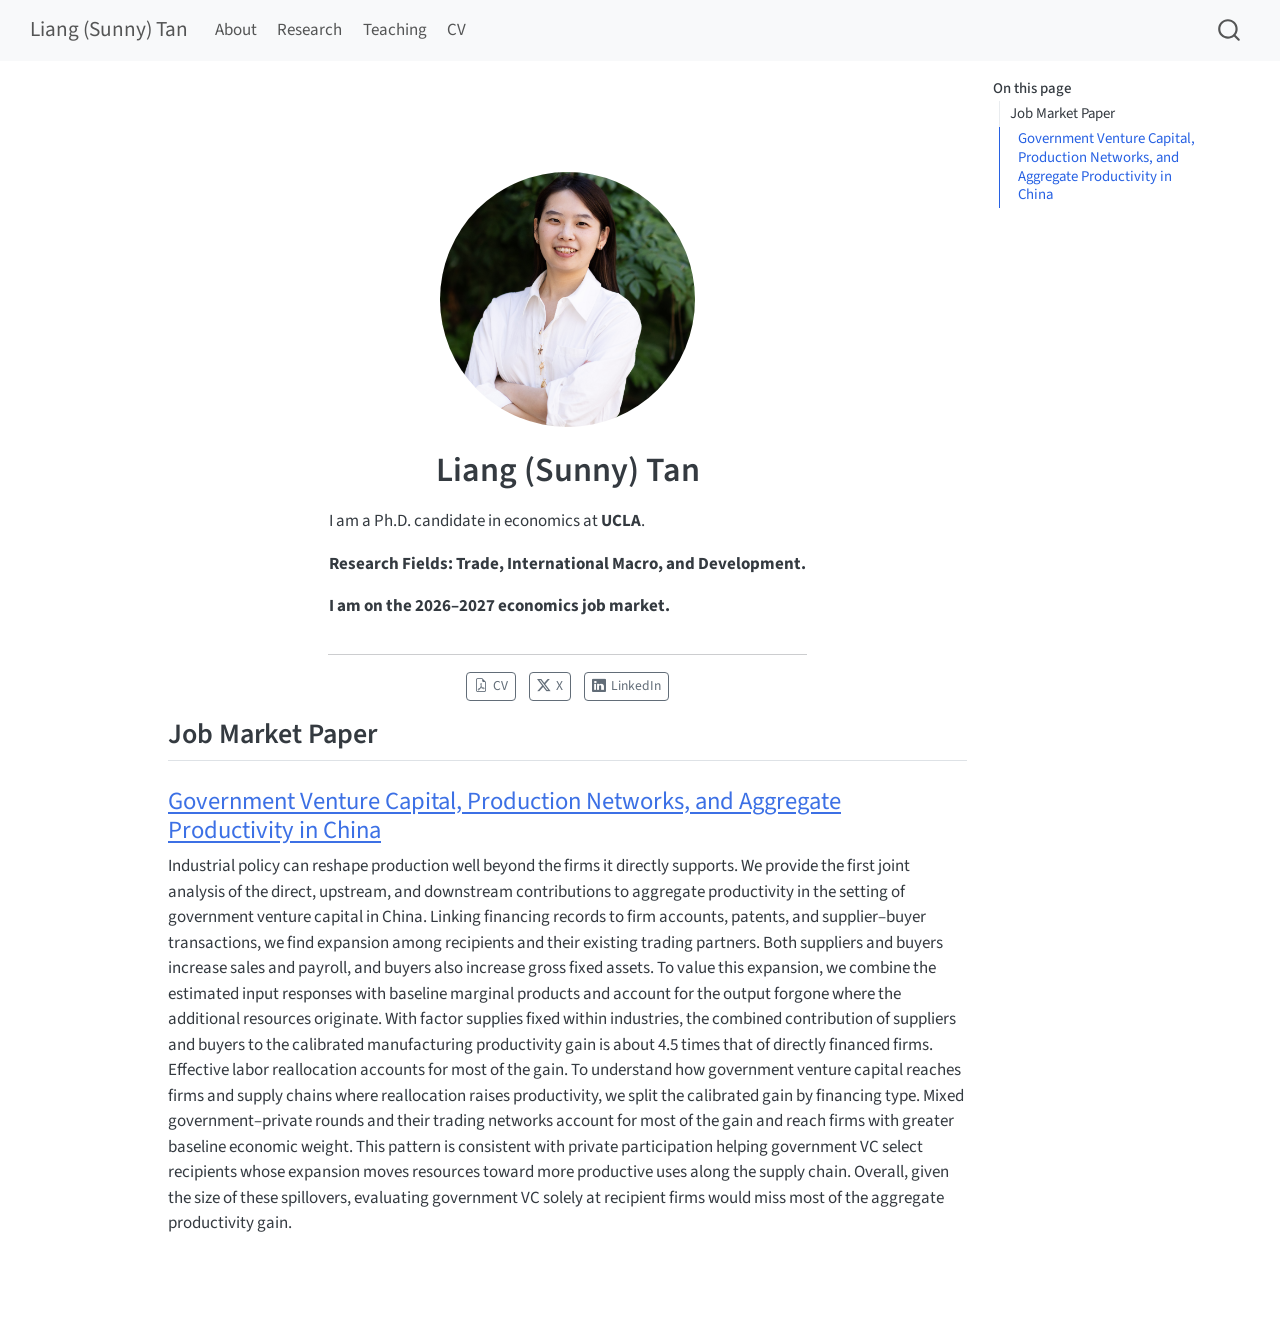
<file: docs/index.html>
<!DOCTYPE html>
<html xmlns="http://www.w3.org/1999/xhtml" lang="en" xml:lang="en"><head>

<meta charset="utf-8">
<meta name="generator" content="quarto-1.10.18">

<meta name="viewport" content="width=device-width, initial-scale=1.0, user-scalable=yes">


<title>Liang (Sunny) Tan</title>
<style>
/* Default styles provided by pandoc.
** See https://pandoc.org/MANUAL.html#variables-for-html for config info.
*/
span.smallcaps{font-variant: small-caps;}
div.columns{display: flex; gap: 1.5em;}
div.column{flex: auto;}
@media screen {
div.columns{gap: min(4vw, 1.5em);}
div.column{overflow-x: auto;}
}
div.hanging-indent{margin-left: 1.5em; text-indent: -1.5em;}
ul.task-list{list-style: none;}
ul.task-list li input[type="checkbox"] {
  width: 0.8em;
  margin: 0 0.8em 0.2em -1em; /* quarto-specific, see https://github.com/quarto-dev/quarto-cli/issues/4556 */ 
  vertical-align: middle;
}
</style>


<script src="site_libs/quarto-nav/quarto-nav.js"></script>
<script src="site_libs/quarto-nav/headroom.min.js"></script>
<script src="site_libs/clipboard/clipboard.min.js"></script>
<script src="site_libs/quarto-search/autocomplete.umd.js"></script>
<script src="site_libs/quarto-search/fuse.min.js"></script>
<script src="site_libs/quarto-search/quarto-search.js"></script>
<meta name="quarto:offset" content="./">
<link href="./logo.png" rel="icon" type="image/png">
<script src="site_libs/quarto-html/quarto.js" type="module"></script>
<script src="site_libs/quarto-html/tabsets/tabsets.js" type="module"></script>
<script src="site_libs/quarto-html/popper.min.js"></script>
<script src="site_libs/quarto-html/tippy.umd.min.js"></script>
<link href="site_libs/quarto-html/tippy.css" rel="stylesheet">
<link href="site_libs/quarto-html/quarto-syntax-highlighting-64a204ab8560d761af7679ceaba22944.css" rel="stylesheet" id="quarto-text-highlighting-styles">
<script src="site_libs/bootstrap/bootstrap.min.js"></script>
<link href="site_libs/bootstrap/bootstrap-icons.css" rel="stylesheet">
<link href="site_libs/bootstrap/bootstrap-445b8638c3d06994fee0907d791121c4.min.css" rel="stylesheet" append-hash="true" id="quarto-bootstrap" data-mode="light">
<script id="quarto-search-options" type="application/json">{
  "location": "navbar",
  "copy-button": false,
  "collapse-after": 3,
  "panel-placement": "end",
  "type": "overlay",
  "limit": 50,
  "keyboard-shortcut": [
    "f",
    "/",
    "s"
  ],
  "show-item-context": false,
  "language": {
    "search-no-results-text": "No results",
    "search-matching-documents-text": "matching documents",
    "search-copy-link-title": "Copy link to search",
    "search-hide-matches-text": "Hide additional matches",
    "search-more-match-text": "more match in this document",
    "search-more-matches-text": "more matches in this document",
    "search-clear-button-title": "Clear",
    "search-text-placeholder": "",
    "search-detached-cancel-button-title": "Cancel",
    "search-submit-button-title": "Submit",
    "search-label": "Search"
  }
}</script>
<meta name="google-site-verification" content="dRyMp2N5NDEAw_7zG_WNqNOaaHUFy0-oAqpIgaUtp-4">


<link rel="stylesheet" href="styles.css">
</head>

<body class="nav-fixed quarto-light">

<div id="quarto-search-results"></div>
  <header id="quarto-header" class="headroom fixed-top">
    <nav class="navbar navbar-expand-lg " data-bs-theme="dark">
      <div class="navbar-container container-fluid">
      <div class="navbar-brand-container mx-auto">
    <a class="navbar-brand" href="./index.html">
    <span class="navbar-title">Liang (Sunny) Tan</span>
    </a>
  </div>
            <div id="quarto-search" class="" title="Search"></div>
          <button class="navbar-toggler" type="button" data-bs-toggle="collapse" data-bs-target="#navbarCollapse" aria-controls="navbarCollapse" role="menu" aria-expanded="false" aria-label="Toggle navigation" onclick="if (window.quartoToggleHeadroom) { window.quartoToggleHeadroom(); }">
  <span class="navbar-toggler-icon"></span>
</button>
          <div class="collapse navbar-collapse" id="navbarCollapse">
            <ul class="navbar-nav navbar-nav-scroll me-auto">
  <li class="nav-item">
    <a class="nav-link" href="./about.html"> 
<span class="menu-text">About</span></a>
  </li>  
  <li class="nav-item">
    <a class="nav-link" href="./research/index.html"> 
<span class="menu-text">Research</span></a>
  </li>  
  <li class="nav-item">
    <a class="nav-link" href="./teaching.html"> 
<span class="menu-text">Teaching</span></a>
  </li>  
  <li class="nav-item">
    <a class="nav-link" href="./Sunny_Liang_Tan_CV_Public.pdf?v=b7fed528319c">
<span class="menu-text">CV</span></a>
  </li>  
</ul>
          </div> <!-- /navcollapse -->
            <div class="quarto-navbar-tools">
</div>
      </div> <!-- /container-fluid -->
    </nav>
</header>
<!-- content -->
<div id="quarto-content" class="quarto-container page-columns page-rows-contents page-layout-article page-navbar">
<!-- sidebar -->
<!-- margin-sidebar -->
    <div id="quarto-margin-sidebar" class="sidebar margin-sidebar">
        <nav id="TOC" role="doc-toc" class="toc-active">
    <h2 id="toc-title">On this page</h2>
   
  <ul>
  <li><a href="#job-market-paper" id="toc-job-market-paper" class="nav-link active" data-scroll-target="#job-market-paper">Job Market Paper</a>
  <ul class="collapse">
  <li><a href="#government-venture-capital-production-networks-and-aggregate-productivity-in-china" id="toc-government-venture-capital-production-networks-and-aggregate-productivity-in-china" class="nav-link" data-scroll-target="#government-venture-capital-production-networks-and-aggregate-productivity-in-china">Government Venture Capital, Production Networks, and Aggregate Productivity in China</a></li>
  </ul></li>
  </ul>
</nav>
    </div>
<!-- main -->
<main class="content" id="quarto-document-content">




<div class="quarto-about-jolla">
  <img src="Sunny.jpg" class="about-image
  round " style="height: 15em; width: 15em;">
 <header id="title-block-header" class="quarto-title-block default">
<div class="quarto-title">
<h1 class="title">Liang (Sunny) Tan</h1>
</div>
<div class="quarto-title-meta">
  </div>
</header><div id="short-bio">
<p>I am a Ph.D.&nbsp;candidate in economics at <strong>UCLA</strong>.</p>
<p><strong>Research Fields: Trade, International Macro, and Development.</strong></p>
<p><strong>I am on the 2026–2027 economics job market.</strong></p>
</div> 
  <hr class="about-sep">
   <div class="about-links">
  <a href="/Sunny_Liang_Tan_CV_Public.pdf?v=b7fed528319c" class="about-link" rel="" target="">
    <i class="bi bi-file-earmark-pdf"></i>
     <span class="about-link-text">CV</span>
  </a>
  <a href="https://x.com/LiangTan12" class="about-link" rel="" target="">
    <i class="bi bi-twitter-x"></i>
     <span class="about-link-text">X</span>
  </a>
  <a href="https://www.linkedin.com/in/sunnyliangtan" class="about-link" rel="" target="">
    <i class="bi bi-linkedin"></i>
     <span class="about-link-text">LinkedIn</span>
  </a>
</div>
</div>

<section id="job-market-paper" class="level2">
<h2 data-anchor-id="job-market-paper">Job Market Paper</h2>
<section id="government-venture-capital-production-networks-and-aggregate-productivity-in-china" class="level3">
<h3 data-anchor-id="government-venture-capital-production-networks-and-aggregate-productivity-in-china"><a href="https://www.dropbox.com/scl/fi/r535y97sbinfpkbymdgqv/Sunny_Liang_Tan_JMP.pdf?rlkey=c87sw1oevh17pybb09yctpkxu&amp;st=mn068qw6&amp;dl=0">Government Venture Capital, Production Networks, and Aggregate Productivity in China</a></h3>
<p>Industrial policy can reshape production well beyond the firms it directly supports. We provide the first joint analysis of the direct, upstream, and downstream contributions to aggregate productivity in the setting of government venture capital in China. Linking financing records to firm accounts, patents, and supplier–buyer transactions, we find expansion among recipients and their existing trading partners. Both suppliers and buyers increase sales and payroll, and buyers also increase gross fixed assets. To value this expansion, we combine the estimated input responses with baseline marginal products and account for the output forgone where the additional resources originate. With factor supplies fixed within industries, the combined contribution of suppliers and buyers to the calibrated manufacturing productivity gain is about 4.5 times that of directly financed firms. Effective labor reallocation accounts for most of the gain. To understand how government venture capital reaches firms and supply chains where reallocation raises productivity, we split the calibrated gain by financing type. Mixed government–private rounds and their trading networks account for most of the gain and reach firms with greater baseline economic weight. This pattern is consistent with private participation helping government VC select recipients whose expansion moves resources toward more productive uses along the supply chain. Overall, given the size of these spillovers, evaluating government VC solely at recipient firms would miss most of the aggregate productivity gain.</p>



</section>
</section>

</main> <!-- /main -->
<script id="quarto-html-after-body" type="application/javascript">
  window.document.addEventListener("DOMContentLoaded", function (event) {
    const isCodeAnnotation = (el) => {
      for (const clz of el.classList) {
        if (clz.startsWith('code-annotation-')) {                     
          return true;
        }
      }
      return false;
    }
    const onCopySuccess = function(e) {
      // button target
      const button = e.trigger;
      // don't keep focus
      button.blur();
      // flash "checked"
      button.classList.add('code-copy-button-checked');
      var currentTitle = button.getAttribute("title");
      button.setAttribute("title", "Copied!");
      let tooltip;
      if (window.bootstrap) {
        button.setAttribute("data-bs-toggle", "tooltip");
        button.setAttribute("data-bs-placement", "left");
        button.setAttribute("data-bs-title", "Copied!");
        tooltip = new bootstrap.Tooltip(button, 
          { trigger: "manual", 
            customClass: "code-copy-button-tooltip",
            offset: [0, -8]});
        tooltip.show();    
      }
      setTimeout(function() {
        if (tooltip) {
          tooltip.hide();
          button.removeAttribute("data-bs-title");
          button.removeAttribute("data-bs-toggle");
          button.removeAttribute("data-bs-placement");
        }
        button.setAttribute("title", currentTitle);
        button.classList.remove('code-copy-button-checked');
      }, 1000);
      // clear code selection
      e.clearSelection();
    }
    const getTextToCopy = function(trigger) {
      const outerScaffold = trigger.parentElement.cloneNode(true);
      const codeEl = outerScaffold.querySelector('code');
      for (const childEl of codeEl.children) {
        if (isCodeAnnotation(childEl)) {
          childEl.remove();
        }
      }
      return codeEl.innerText;
    }
    const clipboard = new window.ClipboardJS('.code-copy-button:not([data-in-quarto-modal])', {
      text: getTextToCopy
    });
    clipboard.on('success', onCopySuccess);
    if (window.document.getElementById('quarto-embedded-source-code-modal')) {
      const clipboardModal = new window.ClipboardJS('.code-copy-button[data-in-quarto-modal]', {
        text: getTextToCopy,
        container: window.document.getElementById('quarto-embedded-source-code-modal')
      });
      clipboardModal.on('success', onCopySuccess);
    }
      var localhostRegex = new RegExp(/^(?:http|https):\/\/localhost\:?[0-9]*\//);
      var mailtoRegex = new RegExp(/^mailto:/);
        var filterRegex = new RegExp("https:\/\/sunnyliangtan\.github\.io");
      var isInternal = (href) => {
          return filterRegex.test(href) || localhostRegex.test(href) || mailtoRegex.test(href);
      }
      // Inspect non-navigation links and adorn them if external
     var links = window.document.querySelectorAll('a[href]:not(.nav-link):not(.navbar-brand):not(.toc-action):not(.sidebar-link):not(.sidebar-item-toggle):not(.pagination-link):not(.no-external):not([aria-hidden]):not(.dropdown-item):not(.quarto-navigation-tool):not(.about-link)');
      for (var i=0; i<links.length; i++) {
        const link = links[i];
        if (!isInternal(link.href)) {
          // undo the damage that might have been done by quarto-nav.js in the case of
          // links that we want to consider external
          if (link.dataset.originalHref !== undefined) {
            link.href = link.dataset.originalHref;
          }
        }
      }
    function tippyHover(el, contentFn, onTriggerFn, onUntriggerFn) {
      const config = {
        allowHTML: true,
        maxWidth: 500,
        delay: 100,
        arrow: false,
        appendTo: function(el) {
            return el.parentElement;
        },
        interactive: true,
        interactiveBorder: 10,
        theme: 'quarto',
        placement: 'bottom-start',
      };
      if (contentFn) {
        config.content = contentFn;
      }
      if (onTriggerFn) {
        config.onTrigger = onTriggerFn;
      }
      if (onUntriggerFn) {
        config.onUntrigger = onUntriggerFn;
      }
      window.tippy(el, config); 
    }
    const noterefs = window.document.querySelectorAll('a[role="doc-noteref"]');
    for (var i=0; i<noterefs.length; i++) {
      const ref = noterefs[i];
      tippyHover(ref, function() {
        // use id or data attribute instead here
        let href = ref.getAttribute('data-footnote-href') || ref.getAttribute('href');
        try { href = new URL(href).hash; } catch {}
        const id = href.replace(/^#\/?/, "");
        const note = window.document.getElementById(id);
        if (note) {
          return note.innerHTML;
        } else {
          return "";
        }
      });
    }
    const xrefs = window.document.querySelectorAll('a.quarto-xref');
    const processXRef = (id, note) => {
      // Strip column container classes
      const stripColumnClz = (el) => {
        el.classList.remove("page-full", "page-columns");
        if (el.children) {
          for (const child of el.children) {
            stripColumnClz(child);
          }
        }
      }
      stripColumnClz(note)
      if (id === null || id.startsWith('sec-')) {
        // Special case sections, only their first couple elements
        const container = document.createElement("div");
        if (note.children && note.children.length > 2) {
          container.appendChild(note.children[0].cloneNode(true));
          for (let i = 1; i < note.children.length; i++) {
            const child = note.children[i];
            if (child.tagName === "P" && child.innerText === "") {
              continue;
            } else {
              container.appendChild(child.cloneNode(true));
              break;
            }
          }
          if (window.Quarto?.typesetMath) {
            window.Quarto.typesetMath(container);
          }
          return container.innerHTML
        } else {
          if (window.Quarto?.typesetMath) {
            window.Quarto.typesetMath(note);
          }
          return note.innerHTML;
        }
      } else {
        // Remove any anchor links if they are present
        const anchorLink = note.querySelector('a.anchorjs-link');
        if (anchorLink) {
          anchorLink.remove();
        }
        if (window.Quarto?.typesetMath) {
          window.Quarto.typesetMath(note);
        }
        if (note.classList.contains("callout")) {
          return note.outerHTML;
        } else {
          return note.innerHTML;
        }
      }
    }
    for (var i=0; i<xrefs.length; i++) {
      const xref = xrefs[i];
      tippyHover(xref, undefined, function(instance) {
        instance.disable();
        let url = xref.getAttribute('href');
        let hash = undefined; 
        if (url.startsWith('#')) {
          hash = url;
        } else {
          try { hash = new URL(url).hash; } catch {}
        }
        if (hash) {
          const id = hash.replace(/^#\/?/, "");
          const note = window.document.getElementById(id);
          if (note !== null) {
            try {
              const html = processXRef(id, note.cloneNode(true));
              instance.setContent(html);
            } finally {
              instance.enable();
              instance.show();
            }
          } else {
            // See if we can fetch this
            fetch(url.split('#')[0])
            .then(res => res.text())
            .then(html => {
              const parser = new DOMParser();
              const htmlDoc = parser.parseFromString(html, "text/html");
              const note = htmlDoc.getElementById(id);
              if (note !== null) {
                const html = processXRef(id, note);
                instance.setContent(html);
              } 
            }).finally(() => {
              instance.enable();
              instance.show();
            });
          }
        } else {
          // See if we can fetch a full url (with no hash to target)
          // This is a special case and we should probably do some content thinning / targeting
          fetch(url)
          .then(res => res.text())
          .then(html => {
            const parser = new DOMParser();
            const htmlDoc = parser.parseFromString(html, "text/html");
            const note = htmlDoc.querySelector('main.content');
            if (note !== null) {
              // This should only happen for chapter cross references
              // (since there is no id in the URL)
              // remove the first header
              if (note.children.length > 0 && note.children[0].tagName === "HEADER") {
                note.children[0].remove();
              }
              const html = processXRef(null, note);
              instance.setContent(html);
            } 
          }).finally(() => {
            instance.enable();
            instance.show();
          });
        }
      }, function(instance) {
      });
    }
        let selectedAnnoteEl;
        const selectorForAnnotation = ( cell, annotation) => {
          let cellAttr = 'data-code-cell="' + cell + '"';
          let lineAttr = 'data-code-annotation="' +  annotation + '"';
          const selector = 'span[' + cellAttr + '][' + lineAttr + ']';
          return selector;
        }
        const selectCodeLines = (annoteEl) => {
          const doc = window.document;
          const targetCell = annoteEl.getAttribute("data-target-cell");
          const targetAnnotation = annoteEl.getAttribute("data-target-annotation");
          const annoteSpan = window.document.querySelector(selectorForAnnotation(targetCell, targetAnnotation));
          const lines = annoteSpan.getAttribute("data-code-lines").split(",");
          const lineIds = lines.map((line) => {
            return targetCell + "-" + line;
          })
          let top = null;
          let height = null;
          let parent = null;
          if (lineIds.length > 0) {
              //compute the position of the single el (top and bottom and make a div)
              const el = window.document.getElementById(lineIds[0]);
              top = el.offsetTop;
              height = el.offsetHeight;
              parent = el.parentElement.parentElement;
            if (lineIds.length > 1) {
              const lastEl = window.document.getElementById(lineIds[lineIds.length - 1]);
              const bottom = lastEl.offsetTop + lastEl.offsetHeight;
              height = bottom - top;
            }
            if (top !== null && height !== null && parent !== null) {
              // cook up a div (if necessary) and position it 
              let div = window.document.getElementById("code-annotation-line-highlight");
              if (div === null) {
                div = window.document.createElement("div");
                div.setAttribute("id", "code-annotation-line-highlight");
                div.style.position = 'absolute';
                parent.appendChild(div);
              }
              div.style.top = top - 2 + "px";
              div.style.height = height + 4 + "px";
              div.style.left = 0;
              let gutterDiv = window.document.getElementById("code-annotation-line-highlight-gutter");
              if (gutterDiv === null) {
                gutterDiv = window.document.createElement("div");
                gutterDiv.setAttribute("id", "code-annotation-line-highlight-gutter");
                gutterDiv.style.position = 'absolute';
                const codeCell = window.document.getElementById(targetCell);
                const gutter = codeCell.querySelector('.code-annotation-gutter');
                gutter.appendChild(gutterDiv);
              }
              gutterDiv.style.top = top - 2 + "px";
              gutterDiv.style.height = height + 4 + "px";
            }
            selectedAnnoteEl = annoteEl;
          }
        };
        const unselectCodeLines = () => {
          const elementsIds = ["code-annotation-line-highlight", "code-annotation-line-highlight-gutter"];
          elementsIds.forEach((elId) => {
            const div = window.document.getElementById(elId);
            if (div) {
              div.remove();
            }
          });
          selectedAnnoteEl = undefined;
        };
          // Handle positioning of the toggle
      window.addEventListener(
        "resize",
        throttle(() => {
          elRect = undefined;
          if (selectedAnnoteEl) {
            selectCodeLines(selectedAnnoteEl);
          }
        }, 10)
      );
      function throttle(fn, ms) {
      let throttle = false;
      let timer;
        return (...args) => {
          if(!throttle) { // first call gets through
              fn.apply(this, args);
              throttle = true;
          } else { // all the others get throttled
              if(timer) clearTimeout(timer); // cancel #2
              timer = setTimeout(() => {
                fn.apply(this, args);
                timer = throttle = false;
              }, ms);
          }
        };
      }
        // Attach click handler to the DT
        const annoteDls = window.document.querySelectorAll('dt[data-target-cell]');
        for (const annoteDlNode of annoteDls) {
          annoteDlNode.addEventListener('click', (event) => {
            const clickedEl = event.target;
            if (clickedEl !== selectedAnnoteEl) {
              unselectCodeLines();
              const activeEl = window.document.querySelector('dt[data-target-cell].code-annotation-active');
              if (activeEl) {
                activeEl.classList.remove('code-annotation-active');
              }
              selectCodeLines(clickedEl);
              clickedEl.classList.add('code-annotation-active');
            } else {
              // Unselect the line
              unselectCodeLines();
              clickedEl.classList.remove('code-annotation-active');
            }
          });
        }
    const findCites = (el) => {
      const parentEl = el.parentElement;
      if (parentEl) {
        const cites = parentEl.dataset.cites;
        if (cites) {
          return {
            el,
            cites: cites.split(' ')
          };
        } else {
          return findCites(el.parentElement)
        }
      } else {
        return undefined;
      }
    };
    var bibliorefs = window.document.querySelectorAll('a[role="doc-biblioref"]');
    for (var i=0; i<bibliorefs.length; i++) {
      const ref = bibliorefs[i];
      const citeInfo = findCites(ref);
      if (citeInfo) {
        tippyHover(citeInfo.el, function() {
          var popup = window.document.createElement('div');
          citeInfo.cites.forEach(function(cite) {
            var citeDiv = window.document.createElement('div');
            citeDiv.classList.add('hanging-indent');
            citeDiv.classList.add('csl-entry');
            var biblioDiv = window.document.getElementById('ref-' + cite);
            if (biblioDiv) {
              citeDiv.innerHTML = biblioDiv.innerHTML;
            }
            popup.appendChild(citeDiv);
          });
          return popup.innerHTML;
        });
      }
    }
  });
  </script>
</div> <!-- /content -->




</body></html>
</file>
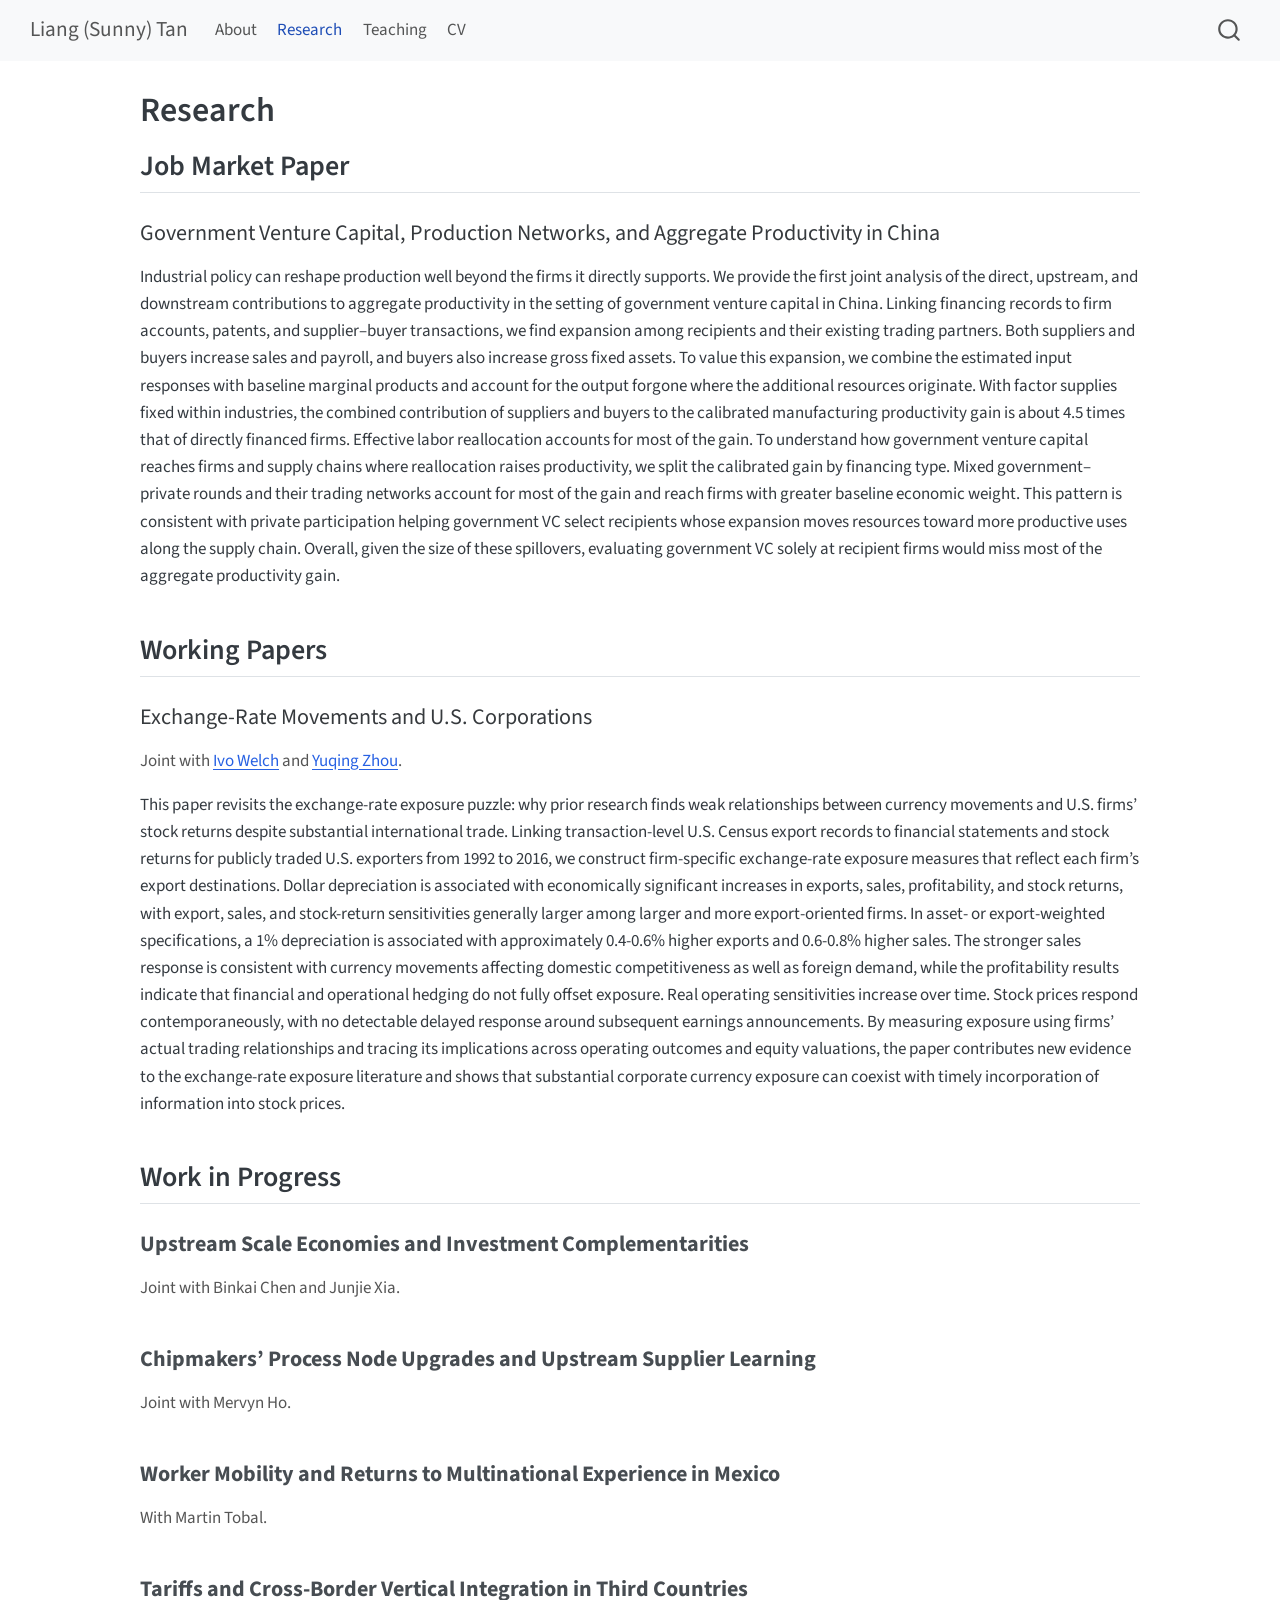
<file: docs/research/index.html>
<!DOCTYPE html>
<html xmlns="http://www.w3.org/1999/xhtml" lang="en" xml:lang="en"><head>

<meta charset="utf-8">
<meta name="generator" content="quarto-1.10.18">

<meta name="viewport" content="width=device-width, initial-scale=1.0, user-scalable=yes">


<title>Research – Liang (Sunny) Tan</title>
<style>
/* Default styles provided by pandoc.
** See https://pandoc.org/MANUAL.html#variables-for-html for config info.
*/
span.smallcaps{font-variant: small-caps;}
div.columns{display: flex; gap: 1.5em;}
div.column{flex: auto;}
@media screen {
div.columns{gap: min(4vw, 1.5em);}
div.column{overflow-x: auto;}
}
div.hanging-indent{margin-left: 1.5em; text-indent: -1.5em;}
ul.task-list{list-style: none;}
ul.task-list li input[type="checkbox"] {
  width: 0.8em;
  margin: 0 0.8em 0.2em -1em; /* quarto-specific, see https://github.com/quarto-dev/quarto-cli/issues/4556 */ 
  vertical-align: middle;
}
</style>


<script src="../site_libs/quarto-nav/quarto-nav.js"></script>
<script src="../site_libs/quarto-nav/headroom.min.js"></script>
<script src="../site_libs/clipboard/clipboard.min.js"></script>
<script src="../site_libs/quarto-search/autocomplete.umd.js"></script>
<script src="../site_libs/quarto-search/fuse.min.js"></script>
<script src="../site_libs/quarto-search/quarto-search.js"></script>
<meta name="quarto:offset" content="../">
<link href="../logo.png" rel="icon" type="image/png">
<script src="../site_libs/quarto-html/quarto.js" type="module"></script>
<script src="../site_libs/quarto-html/tabsets/tabsets.js" type="module"></script>
<script src="../site_libs/quarto-html/popper.min.js"></script>
<script src="../site_libs/quarto-html/tippy.umd.min.js"></script>
<script src="../site_libs/quarto-html/anchor.min.js"></script>
<link href="../site_libs/quarto-html/tippy.css" rel="stylesheet">
<link href="../site_libs/quarto-html/quarto-syntax-highlighting-64a204ab8560d761af7679ceaba22944.css" rel="stylesheet" id="quarto-text-highlighting-styles">
<script src="../site_libs/bootstrap/bootstrap.min.js"></script>
<link href="../site_libs/bootstrap/bootstrap-icons.css" rel="stylesheet">
<link href="../site_libs/bootstrap/bootstrap-445b8638c3d06994fee0907d791121c4.min.css" rel="stylesheet" append-hash="true" id="quarto-bootstrap" data-mode="light">
<script id="quarto-search-options" type="application/json">{
  "location": "navbar",
  "copy-button": false,
  "collapse-after": 3,
  "panel-placement": "end",
  "type": "overlay",
  "limit": 50,
  "keyboard-shortcut": [
    "f",
    "/",
    "s"
  ],
  "show-item-context": false,
  "language": {
    "search-no-results-text": "No results",
    "search-matching-documents-text": "matching documents",
    "search-copy-link-title": "Copy link to search",
    "search-hide-matches-text": "Hide additional matches",
    "search-more-match-text": "more match in this document",
    "search-more-matches-text": "more matches in this document",
    "search-clear-button-title": "Clear",
    "search-text-placeholder": "",
    "search-detached-cancel-button-title": "Cancel",
    "search-submit-button-title": "Submit",
    "search-label": "Search"
  }
}</script>
<meta name="google-site-verification" content="dRyMp2N5NDEAw_7zG_WNqNOaaHUFy0-oAqpIgaUtp-4">


<link rel="stylesheet" href="../styles.css">
</head>

<body class="nav-fixed research-page quarto-light">

<div id="quarto-search-results"></div>
  <header id="quarto-header" class="headroom fixed-top">
    <nav class="navbar navbar-expand-lg " data-bs-theme="dark">
      <div class="navbar-container container-fluid">
      <div class="navbar-brand-container mx-auto">
    <a class="navbar-brand" href="../index.html">
    <span class="navbar-title">Liang (Sunny) Tan</span>
    </a>
  </div>
            <div id="quarto-search" class="" title="Search"></div>
          <button class="navbar-toggler" type="button" data-bs-toggle="collapse" data-bs-target="#navbarCollapse" aria-controls="navbarCollapse" role="menu" aria-expanded="false" aria-label="Toggle navigation" onclick="if (window.quartoToggleHeadroom) { window.quartoToggleHeadroom(); }">
  <span class="navbar-toggler-icon"></span>
</button>
          <div class="collapse navbar-collapse" id="navbarCollapse">
            <ul class="navbar-nav navbar-nav-scroll me-auto">
  <li class="nav-item">
    <a class="nav-link" href="../about.html"> 
<span class="menu-text">About</span></a>
  </li>  
  <li class="nav-item">
    <a class="nav-link active" href="../research/index.html" aria-current="page"> 
<span class="menu-text">Research</span></a>
  </li>  
  <li class="nav-item">
    <a class="nav-link" href="../teaching.html"> 
<span class="menu-text">Teaching</span></a>
  </li>  
  <li class="nav-item">
    <a class="nav-link" href="../Sunny_Liang_Tan_CV_Public.pdf?v=b7fed528319c">
<span class="menu-text">CV</span></a>
  </li>  
</ul>
          </div> <!-- /navcollapse -->
            <div class="quarto-navbar-tools">
</div>
      </div> <!-- /container-fluid -->
    </nav>
</header>
<!-- content -->
<div id="quarto-content" class="quarto-container page-columns page-rows-contents page-layout-full page-navbar">
<!-- sidebar -->
<!-- margin-sidebar -->
    
<!-- main -->
<main class="content column-page" id="quarto-document-content">

<header id="title-block-header" class="quarto-title-block default">
<div class="quarto-title">
<h1 class="title">Research</h1>
</div>



<div class="quarto-title-meta column-page">

    
  
    
  </div>
  


</header>


<section id="job-market-paper" class="level2">
<h2 class="anchored" data-anchor-id="job-market-paper">Job Market Paper</h2>
<div id="industrial-policy" class="research-paper">
<section id="government-venture-capital-production-networks-and-aggregate-productivity-in-china" class="level3 paper-title unnumbered unlisted">
<h3 class="paper-title unnumbered unlisted anchored" data-anchor-id="government-venture-capital-production-networks-and-aggregate-productivity-in-china"><a href="https://www.dropbox.com/scl/fi/r535y97sbinfpkbymdgqv/Sunny_Liang_Tan_JMP.pdf?rlkey=c87sw1oevh17pybb09yctpkxu&amp;st=mn068qw6&amp;dl=0">Government Venture Capital, Production Networks, and Aggregate Productivity in China</a></h3>
<p>Industrial policy can reshape production well beyond the firms it directly supports. We provide the first joint analysis of the direct, upstream, and downstream contributions to aggregate productivity in the setting of government venture capital in China. Linking financing records to firm accounts, patents, and supplier–buyer transactions, we find expansion among recipients and their existing trading partners. Both suppliers and buyers increase sales and payroll, and buyers also increase gross fixed assets. To value this expansion, we combine the estimated input responses with baseline marginal products and account for the output forgone where the additional resources originate. With factor supplies fixed within industries, the combined contribution of suppliers and buyers to the calibrated manufacturing productivity gain is about 4.5 times that of directly financed firms. Effective labor reallocation accounts for most of the gain. To understand how government venture capital reaches firms and supply chains where reallocation raises productivity, we split the calibrated gain by financing type. Mixed government–private rounds and their trading networks account for most of the gain and reach firms with greater baseline economic weight. This pattern is consistent with private participation helping government VC select recipients whose expansion moves resources toward more productive uses along the supply chain. Overall, given the size of these spillovers, evaluating government VC solely at recipient firms would miss most of the aggregate productivity gain.</p>
</section>
</div>
</section>
<section id="working-papers" class="level2">
<h2 class="anchored" data-anchor-id="working-papers">Working Papers</h2>
<div id="exchange-rate" class="research-paper">
<section id="exchange-rate-movements-and-u.s.-corporations" class="level3 paper-title unnumbered unlisted">
<h3 class="paper-title unnumbered unlisted anchored" data-anchor-id="exchange-rate-movements-and-u.s.-corporations"><a href="exchange-rate-paper.pdf">Exchange-Rate Movements and U.S. Corporations</a></h3>
<div class="paper-authors">
<p>Joint with <a href="https://www.ivo-welch.org/home/">Ivo Welch</a> and <a href="https://www.yuqingzhou.com">Yuqing Zhou</a>.</p>
</div>
<p>This paper revisits the exchange-rate exposure puzzle: why prior research finds weak relationships between currency movements and U.S. firms’ stock returns despite substantial international trade. Linking transaction-level U.S. Census export records to financial statements and stock returns for publicly traded U.S. exporters from 1992 to 2016, we construct firm-specific exchange-rate exposure measures that reflect each firm’s export destinations. Dollar depreciation is associated with economically significant increases in exports, sales, profitability, and stock returns, with export, sales, and stock-return sensitivities generally larger among larger and more export-oriented firms. In asset- or export-weighted specifications, a 1% depreciation is associated with approximately 0.4-0.6% higher exports and 0.6-0.8% higher sales. The stronger sales response is consistent with currency movements affecting domestic competitiveness as well as foreign demand, while the profitability results indicate that financial and operational hedging do not fully offset exposure. Real operating sensitivities increase over time. Stock prices respond contemporaneously, with no detectable delayed response around subsequent earnings announcements. By measuring exposure using firms’ actual trading relationships and tracing its implications across operating outcomes and equity valuations, the paper contributes new evidence to the exchange-rate exposure literature and shows that substantial corporate currency exposure can coexist with timely incorporation of information into stock prices.</p>
</section>
</div>
</section>
<section id="work-in-progress" class="level2 no-anchor">
<h2 class="no-anchor" data-anchor-id="work-in-progress">Work in Progress</h2>
<div id="ev-battery" class="research-paper">
<section id="upstream-scale-economies-and-investment-complementarities" class="level3 paper-title unnumbered unlisted no-anchor">
<h3 class="paper-title unnumbered unlisted no-anchor" data-anchor-id="upstream-scale-economies-and-investment-complementarities">Upstream Scale Economies and Investment Complementarities</h3>
<div class="paper-authors">
<p>Joint with Binkai Chen and Junjie Xia.</p>
</div>
</section>
</div>
<div id="semiconductor" class="research-paper">
<section id="chipmakers-process-node-upgrades-and-upstream-supplier-learning" class="level3 paper-title unnumbered unlisted no-anchor">
<h3 class="paper-title unnumbered unlisted no-anchor" data-anchor-id="chipmakers-process-node-upgrades-and-upstream-supplier-learning">Chipmakers’ Process Node Upgrades and Upstream Supplier Learning</h3>
<div class="paper-authors">
<p>Joint with Mervyn Ho.</p>
</div>
</section>
</div>
<div id="mexico-nearshoring" class="research-paper">
<section id="worker-mobility-and-returns-to-multinational-experience-in-mexico" class="level3 paper-title unnumbered unlisted no-anchor">
<h3 class="paper-title unnumbered unlisted no-anchor" data-anchor-id="worker-mobility-and-returns-to-multinational-experience-in-mexico">Worker Mobility and Returns to Multinational Experience in Mexico</h3>
<div class="paper-authors">
<p>With Martin Tobal.</p>
</div>
</section>
</div>
<div id="multinational-production" class="research-paper">
<section id="tariffs-and-cross-border-vertical-integration-in-third-countries" class="level3 paper-title unnumbered unlisted no-anchor">
<h3 class="paper-title unnumbered unlisted no-anchor" data-anchor-id="tariffs-and-cross-border-vertical-integration-in-third-countries">Tariffs and Cross-Border Vertical Integration in Third Countries</h3>
</section>
</div>


</section>

</main> <!-- /main -->
<script id="quarto-html-after-body" type="application/javascript">
  window.document.addEventListener("DOMContentLoaded", function (event) {
    const icon = "";
    const anchorJS = new window.AnchorJS();
    anchorJS.options = {
      placement: 'right',
      icon: icon
    };
    anchorJS.add('.anchored');
    const isCodeAnnotation = (el) => {
      for (const clz of el.classList) {
        if (clz.startsWith('code-annotation-')) {                     
          return true;
        }
      }
      return false;
    }
    const onCopySuccess = function(e) {
      // button target
      const button = e.trigger;
      // don't keep focus
      button.blur();
      // flash "checked"
      button.classList.add('code-copy-button-checked');
      var currentTitle = button.getAttribute("title");
      button.setAttribute("title", "Copied!");
      let tooltip;
      if (window.bootstrap) {
        button.setAttribute("data-bs-toggle", "tooltip");
        button.setAttribute("data-bs-placement", "left");
        button.setAttribute("data-bs-title", "Copied!");
        tooltip = new bootstrap.Tooltip(button, 
          { trigger: "manual", 
            customClass: "code-copy-button-tooltip",
            offset: [0, -8]});
        tooltip.show();    
      }
      setTimeout(function() {
        if (tooltip) {
          tooltip.hide();
          button.removeAttribute("data-bs-title");
          button.removeAttribute("data-bs-toggle");
          button.removeAttribute("data-bs-placement");
        }
        button.setAttribute("title", currentTitle);
        button.classList.remove('code-copy-button-checked');
      }, 1000);
      // clear code selection
      e.clearSelection();
    }
    const getTextToCopy = function(trigger) {
      const outerScaffold = trigger.parentElement.cloneNode(true);
      const codeEl = outerScaffold.querySelector('code');
      for (const childEl of codeEl.children) {
        if (isCodeAnnotation(childEl)) {
          childEl.remove();
        }
      }
      return codeEl.innerText;
    }
    const clipboard = new window.ClipboardJS('.code-copy-button:not([data-in-quarto-modal])', {
      text: getTextToCopy
    });
    clipboard.on('success', onCopySuccess);
    if (window.document.getElementById('quarto-embedded-source-code-modal')) {
      const clipboardModal = new window.ClipboardJS('.code-copy-button[data-in-quarto-modal]', {
        text: getTextToCopy,
        container: window.document.getElementById('quarto-embedded-source-code-modal')
      });
      clipboardModal.on('success', onCopySuccess);
    }
      var localhostRegex = new RegExp(/^(?:http|https):\/\/localhost\:?[0-9]*\//);
      var mailtoRegex = new RegExp(/^mailto:/);
        var filterRegex = new RegExp("https:\/\/sunnyliangtan\.github\.io");
      var isInternal = (href) => {
          return filterRegex.test(href) || localhostRegex.test(href) || mailtoRegex.test(href);
      }
      // Inspect non-navigation links and adorn them if external
     var links = window.document.querySelectorAll('a[href]:not(.nav-link):not(.navbar-brand):not(.toc-action):not(.sidebar-link):not(.sidebar-item-toggle):not(.pagination-link):not(.no-external):not([aria-hidden]):not(.dropdown-item):not(.quarto-navigation-tool):not(.about-link)');
      for (var i=0; i<links.length; i++) {
        const link = links[i];
        if (!isInternal(link.href)) {
          // undo the damage that might have been done by quarto-nav.js in the case of
          // links that we want to consider external
          if (link.dataset.originalHref !== undefined) {
            link.href = link.dataset.originalHref;
          }
        }
      }
    function tippyHover(el, contentFn, onTriggerFn, onUntriggerFn) {
      const config = {
        allowHTML: true,
        maxWidth: 500,
        delay: 100,
        arrow: false,
        appendTo: function(el) {
            return el.parentElement;
        },
        interactive: true,
        interactiveBorder: 10,
        theme: 'quarto',
        placement: 'bottom-start',
      };
      if (contentFn) {
        config.content = contentFn;
      }
      if (onTriggerFn) {
        config.onTrigger = onTriggerFn;
      }
      if (onUntriggerFn) {
        config.onUntrigger = onUntriggerFn;
      }
      window.tippy(el, config); 
    }
    const noterefs = window.document.querySelectorAll('a[role="doc-noteref"]');
    for (var i=0; i<noterefs.length; i++) {
      const ref = noterefs[i];
      tippyHover(ref, function() {
        // use id or data attribute instead here
        let href = ref.getAttribute('data-footnote-href') || ref.getAttribute('href');
        try { href = new URL(href).hash; } catch {}
        const id = href.replace(/^#\/?/, "");
        const note = window.document.getElementById(id);
        if (note) {
          return note.innerHTML;
        } else {
          return "";
        }
      });
    }
    const xrefs = window.document.querySelectorAll('a.quarto-xref');
    const processXRef = (id, note) => {
      // Strip column container classes
      const stripColumnClz = (el) => {
        el.classList.remove("page-full", "page-columns");
        if (el.children) {
          for (const child of el.children) {
            stripColumnClz(child);
          }
        }
      }
      stripColumnClz(note)
      if (id === null || id.startsWith('sec-')) {
        // Special case sections, only their first couple elements
        const container = document.createElement("div");
        if (note.children && note.children.length > 2) {
          container.appendChild(note.children[0].cloneNode(true));
          for (let i = 1; i < note.children.length; i++) {
            const child = note.children[i];
            if (child.tagName === "P" && child.innerText === "") {
              continue;
            } else {
              container.appendChild(child.cloneNode(true));
              break;
            }
          }
          if (window.Quarto?.typesetMath) {
            window.Quarto.typesetMath(container);
          }
          return container.innerHTML
        } else {
          if (window.Quarto?.typesetMath) {
            window.Quarto.typesetMath(note);
          }
          return note.innerHTML;
        }
      } else {
        // Remove any anchor links if they are present
        const anchorLink = note.querySelector('a.anchorjs-link');
        if (anchorLink) {
          anchorLink.remove();
        }
        if (window.Quarto?.typesetMath) {
          window.Quarto.typesetMath(note);
        }
        if (note.classList.contains("callout")) {
          return note.outerHTML;
        } else {
          return note.innerHTML;
        }
      }
    }
    for (var i=0; i<xrefs.length; i++) {
      const xref = xrefs[i];
      tippyHover(xref, undefined, function(instance) {
        instance.disable();
        let url = xref.getAttribute('href');
        let hash = undefined; 
        if (url.startsWith('#')) {
          hash = url;
        } else {
          try { hash = new URL(url).hash; } catch {}
        }
        if (hash) {
          const id = hash.replace(/^#\/?/, "");
          const note = window.document.getElementById(id);
          if (note !== null) {
            try {
              const html = processXRef(id, note.cloneNode(true));
              instance.setContent(html);
            } finally {
              instance.enable();
              instance.show();
            }
          } else {
            // See if we can fetch this
            fetch(url.split('#')[0])
            .then(res => res.text())
            .then(html => {
              const parser = new DOMParser();
              const htmlDoc = parser.parseFromString(html, "text/html");
              const note = htmlDoc.getElementById(id);
              if (note !== null) {
                const html = processXRef(id, note);
                instance.setContent(html);
              } 
            }).finally(() => {
              instance.enable();
              instance.show();
            });
          }
        } else {
          // See if we can fetch a full url (with no hash to target)
          // This is a special case and we should probably do some content thinning / targeting
          fetch(url)
          .then(res => res.text())
          .then(html => {
            const parser = new DOMParser();
            const htmlDoc = parser.parseFromString(html, "text/html");
            const note = htmlDoc.querySelector('main.content');
            if (note !== null) {
              // This should only happen for chapter cross references
              // (since there is no id in the URL)
              // remove the first header
              if (note.children.length > 0 && note.children[0].tagName === "HEADER") {
                note.children[0].remove();
              }
              const html = processXRef(null, note);
              instance.setContent(html);
            } 
          }).finally(() => {
            instance.enable();
            instance.show();
          });
        }
      }, function(instance) {
      });
    }
        let selectedAnnoteEl;
        const selectorForAnnotation = ( cell, annotation) => {
          let cellAttr = 'data-code-cell="' + cell + '"';
          let lineAttr = 'data-code-annotation="' +  annotation + '"';
          const selector = 'span[' + cellAttr + '][' + lineAttr + ']';
          return selector;
        }
        const selectCodeLines = (annoteEl) => {
          const doc = window.document;
          const targetCell = annoteEl.getAttribute("data-target-cell");
          const targetAnnotation = annoteEl.getAttribute("data-target-annotation");
          const annoteSpan = window.document.querySelector(selectorForAnnotation(targetCell, targetAnnotation));
          const lines = annoteSpan.getAttribute("data-code-lines").split(",");
          const lineIds = lines.map((line) => {
            return targetCell + "-" + line;
          })
          let top = null;
          let height = null;
          let parent = null;
          if (lineIds.length > 0) {
              //compute the position of the single el (top and bottom and make a div)
              const el = window.document.getElementById(lineIds[0]);
              top = el.offsetTop;
              height = el.offsetHeight;
              parent = el.parentElement.parentElement;
            if (lineIds.length > 1) {
              const lastEl = window.document.getElementById(lineIds[lineIds.length - 1]);
              const bottom = lastEl.offsetTop + lastEl.offsetHeight;
              height = bottom - top;
            }
            if (top !== null && height !== null && parent !== null) {
              // cook up a div (if necessary) and position it 
              let div = window.document.getElementById("code-annotation-line-highlight");
              if (div === null) {
                div = window.document.createElement("div");
                div.setAttribute("id", "code-annotation-line-highlight");
                div.style.position = 'absolute';
                parent.appendChild(div);
              }
              div.style.top = top - 2 + "px";
              div.style.height = height + 4 + "px";
              div.style.left = 0;
              let gutterDiv = window.document.getElementById("code-annotation-line-highlight-gutter");
              if (gutterDiv === null) {
                gutterDiv = window.document.createElement("div");
                gutterDiv.setAttribute("id", "code-annotation-line-highlight-gutter");
                gutterDiv.style.position = 'absolute';
                const codeCell = window.document.getElementById(targetCell);
                const gutter = codeCell.querySelector('.code-annotation-gutter');
                gutter.appendChild(gutterDiv);
              }
              gutterDiv.style.top = top - 2 + "px";
              gutterDiv.style.height = height + 4 + "px";
            }
            selectedAnnoteEl = annoteEl;
          }
        };
        const unselectCodeLines = () => {
          const elementsIds = ["code-annotation-line-highlight", "code-annotation-line-highlight-gutter"];
          elementsIds.forEach((elId) => {
            const div = window.document.getElementById(elId);
            if (div) {
              div.remove();
            }
          });
          selectedAnnoteEl = undefined;
        };
          // Handle positioning of the toggle
      window.addEventListener(
        "resize",
        throttle(() => {
          elRect = undefined;
          if (selectedAnnoteEl) {
            selectCodeLines(selectedAnnoteEl);
          }
        }, 10)
      );
      function throttle(fn, ms) {
      let throttle = false;
      let timer;
        return (...args) => {
          if(!throttle) { // first call gets through
              fn.apply(this, args);
              throttle = true;
          } else { // all the others get throttled
              if(timer) clearTimeout(timer); // cancel #2
              timer = setTimeout(() => {
                fn.apply(this, args);
                timer = throttle = false;
              }, ms);
          }
        };
      }
        // Attach click handler to the DT
        const annoteDls = window.document.querySelectorAll('dt[data-target-cell]');
        for (const annoteDlNode of annoteDls) {
          annoteDlNode.addEventListener('click', (event) => {
            const clickedEl = event.target;
            if (clickedEl !== selectedAnnoteEl) {
              unselectCodeLines();
              const activeEl = window.document.querySelector('dt[data-target-cell].code-annotation-active');
              if (activeEl) {
                activeEl.classList.remove('code-annotation-active');
              }
              selectCodeLines(clickedEl);
              clickedEl.classList.add('code-annotation-active');
            } else {
              // Unselect the line
              unselectCodeLines();
              clickedEl.classList.remove('code-annotation-active');
            }
          });
        }
    const findCites = (el) => {
      const parentEl = el.parentElement;
      if (parentEl) {
        const cites = parentEl.dataset.cites;
        if (cites) {
          return {
            el,
            cites: cites.split(' ')
          };
        } else {
          return findCites(el.parentElement)
        }
      } else {
        return undefined;
      }
    };
    var bibliorefs = window.document.querySelectorAll('a[role="doc-biblioref"]');
    for (var i=0; i<bibliorefs.length; i++) {
      const ref = bibliorefs[i];
      const citeInfo = findCites(ref);
      if (citeInfo) {
        tippyHover(citeInfo.el, function() {
          var popup = window.document.createElement('div');
          citeInfo.cites.forEach(function(cite) {
            var citeDiv = window.document.createElement('div');
            citeDiv.classList.add('hanging-indent');
            citeDiv.classList.add('csl-entry');
            var biblioDiv = window.document.getElementById('ref-' + cite);
            if (biblioDiv) {
              citeDiv.innerHTML = biblioDiv.innerHTML;
            }
            popup.appendChild(citeDiv);
          });
          return popup.innerHTML;
        });
      }
    }
  });
  </script>
</div> <!-- /content -->




</body></html>
</file>
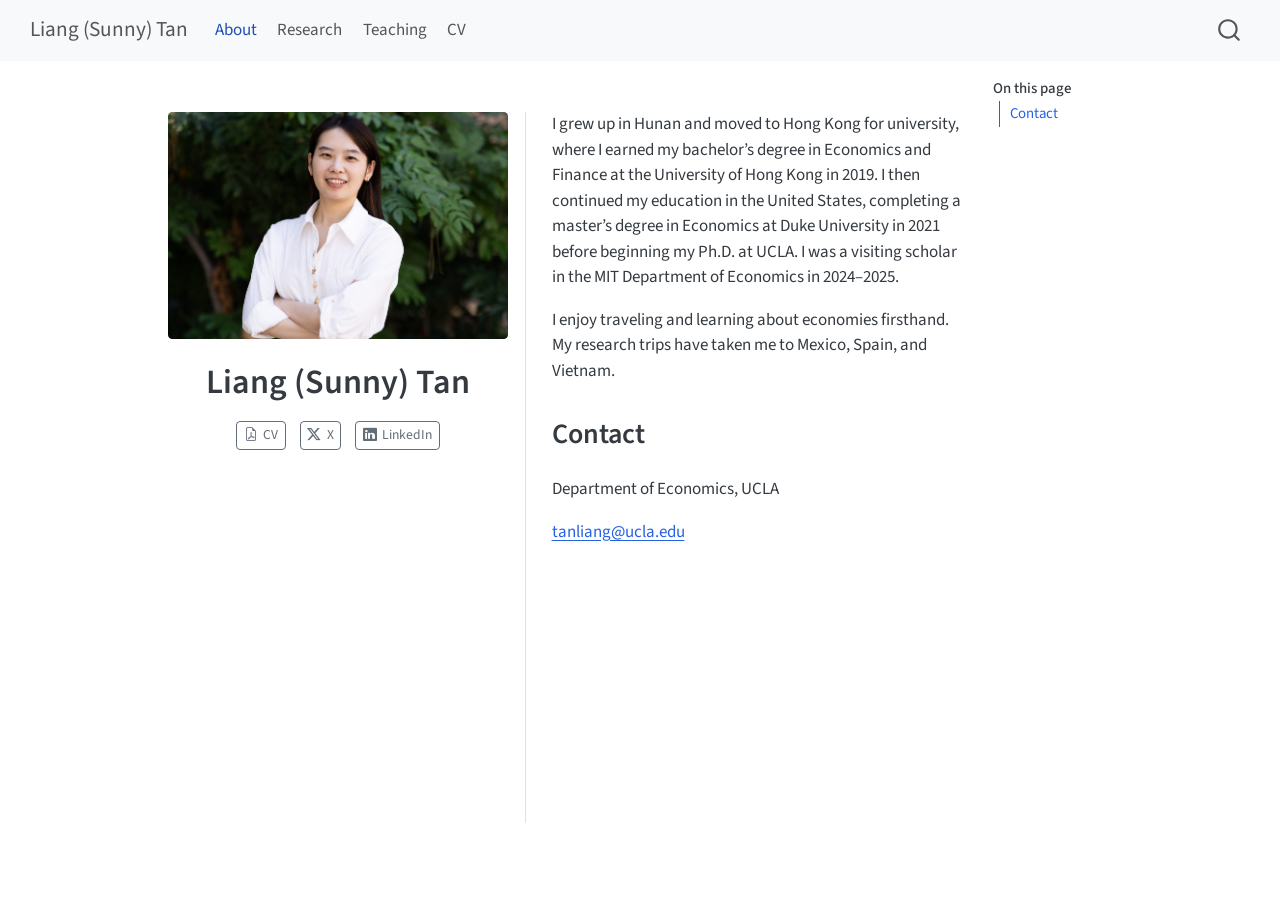
<file: docs/about.html>
<!DOCTYPE html>
<html xmlns="http://www.w3.org/1999/xhtml" lang="en" xml:lang="en"><head>

<meta charset="utf-8">
<meta name="generator" content="quarto-1.10.18">

<meta name="viewport" content="width=device-width, initial-scale=1.0, user-scalable=yes">


<title>Liang (Sunny) Tan</title>
<style>
/* Default styles provided by pandoc.
** See https://pandoc.org/MANUAL.html#variables-for-html for config info.
*/
span.smallcaps{font-variant: small-caps;}
div.columns{display: flex; gap: 1.5em;}
div.column{flex: auto;}
@media screen {
div.columns{gap: min(4vw, 1.5em);}
div.column{overflow-x: auto;}
}
div.hanging-indent{margin-left: 1.5em; text-indent: -1.5em;}
ul.task-list{list-style: none;}
ul.task-list li input[type="checkbox"] {
  width: 0.8em;
  margin: 0 0.8em 0.2em -1em; /* quarto-specific, see https://github.com/quarto-dev/quarto-cli/issues/4556 */ 
  vertical-align: middle;
}
</style>


<script src="site_libs/quarto-nav/quarto-nav.js"></script>
<script src="site_libs/quarto-nav/headroom.min.js"></script>
<script src="site_libs/clipboard/clipboard.min.js"></script>
<script src="site_libs/quarto-search/autocomplete.umd.js"></script>
<script src="site_libs/quarto-search/fuse.min.js"></script>
<script src="site_libs/quarto-search/quarto-search.js"></script>
<meta name="quarto:offset" content="./">
<link href="./logo.png" rel="icon" type="image/png">
<script src="site_libs/quarto-html/quarto.js" type="module"></script>
<script src="site_libs/quarto-html/tabsets/tabsets.js" type="module"></script>
<script src="site_libs/quarto-html/popper.min.js"></script>
<script src="site_libs/quarto-html/tippy.umd.min.js"></script>
<link href="site_libs/quarto-html/tippy.css" rel="stylesheet">
<link href="site_libs/quarto-html/quarto-syntax-highlighting-64a204ab8560d761af7679ceaba22944.css" rel="stylesheet" id="quarto-text-highlighting-styles">
<script src="site_libs/bootstrap/bootstrap.min.js"></script>
<link href="site_libs/bootstrap/bootstrap-icons.css" rel="stylesheet">
<link href="site_libs/bootstrap/bootstrap-445b8638c3d06994fee0907d791121c4.min.css" rel="stylesheet" append-hash="true" id="quarto-bootstrap" data-mode="light">
<script id="quarto-search-options" type="application/json">{
  "location": "navbar",
  "copy-button": false,
  "collapse-after": 3,
  "panel-placement": "end",
  "type": "overlay",
  "limit": 50,
  "keyboard-shortcut": [
    "f",
    "/",
    "s"
  ],
  "show-item-context": false,
  "language": {
    "search-no-results-text": "No results",
    "search-matching-documents-text": "matching documents",
    "search-copy-link-title": "Copy link to search",
    "search-hide-matches-text": "Hide additional matches",
    "search-more-match-text": "more match in this document",
    "search-more-matches-text": "more matches in this document",
    "search-clear-button-title": "Clear",
    "search-text-placeholder": "",
    "search-detached-cancel-button-title": "Cancel",
    "search-submit-button-title": "Submit",
    "search-label": "Search"
  }
}</script>
<meta name="google-site-verification" content="dRyMp2N5NDEAw_7zG_WNqNOaaHUFy0-oAqpIgaUtp-4">


<link rel="stylesheet" href="styles.css">
</head>

<body class="nav-fixed quarto-light">

<div id="quarto-search-results"></div>
  <header id="quarto-header" class="headroom fixed-top">
    <nav class="navbar navbar-expand-lg " data-bs-theme="dark">
      <div class="navbar-container container-fluid">
      <div class="navbar-brand-container mx-auto">
    <a class="navbar-brand" href="./index.html">
    <span class="navbar-title">Liang (Sunny) Tan</span>
    </a>
  </div>
            <div id="quarto-search" class="" title="Search"></div>
          <button class="navbar-toggler" type="button" data-bs-toggle="collapse" data-bs-target="#navbarCollapse" aria-controls="navbarCollapse" role="menu" aria-expanded="false" aria-label="Toggle navigation" onclick="if (window.quartoToggleHeadroom) { window.quartoToggleHeadroom(); }">
  <span class="navbar-toggler-icon"></span>
</button>
          <div class="collapse navbar-collapse" id="navbarCollapse">
            <ul class="navbar-nav navbar-nav-scroll me-auto">
  <li class="nav-item">
    <a class="nav-link active" href="./about.html" aria-current="page"> 
<span class="menu-text">About</span></a>
  </li>  
  <li class="nav-item">
    <a class="nav-link" href="./research/index.html"> 
<span class="menu-text">Research</span></a>
  </li>  
  <li class="nav-item">
    <a class="nav-link" href="./teaching.html"> 
<span class="menu-text">Teaching</span></a>
  </li>  
  <li class="nav-item">
    <a class="nav-link" href="./Sunny_Liang_Tan_CV_Public.pdf?v=b7fed528319c">
<span class="menu-text">CV</span></a>
  </li>  
</ul>
          </div> <!-- /navcollapse -->
            <div class="quarto-navbar-tools">
</div>
      </div> <!-- /container-fluid -->
    </nav>
</header>
<!-- content -->
<div id="quarto-content" class="quarto-container page-columns page-rows-contents page-layout-article page-navbar">
<!-- sidebar -->
<!-- margin-sidebar -->
    <div id="quarto-margin-sidebar" class="sidebar margin-sidebar">
        <nav id="TOC" role="doc-toc" class="toc-active">
    <h2 id="toc-title">On this page</h2>
  <ul>
  <li><a href="#contact" id="toc-contact" class="nav-link active" data-scroll-target="#contact">Contact</a></li>
  </ul>
</nav>
    </div>
<!-- main -->
<div class="quarto-about-trestles">
  <div class="about-entity">
    <img src="Sunny.jpg" class="about-image
  rounded " style="width: 20em;">
<header id="title-block-header" class="quarto-title-block default">
<div class="quarto-title">
<h1 class="title">Liang (Sunny) Tan</h1>
</div>
<div class="quarto-title-meta">
  </div>
</header>
    <div class="about-links">
  <a href="/Sunny_Liang_Tan_CV_Public.pdf?v=b7fed528319c" class="about-link" rel="" target="">
    <i class="bi bi-file-earmark-pdf"></i>
     <span class="about-link-text">CV</span>
  </a>
  <a href="https://x.com/LiangTan12" class="about-link" rel="" target="">
    <i class="bi bi-twitter-x"></i>
     <span class="about-link-text">X</span>
  </a>
  <a href="https://www.linkedin.com/in/sunnyliangtan" class="about-link" rel="" target="">
    <i class="bi bi-linkedin"></i>
     <span class="about-link-text">LinkedIn</span>
  </a>
</div>
  </div>
  <div class="about-contents"><main class="content" id="quarto-document-content">

<p>I grew up in Hunan and moved to Hong Kong for university, where I earned my bachelor’s degree in Economics and Finance at the University of Hong Kong in 2019. I then continued my education in the United States, completing a master’s degree in Economics at Duke University in 2021 before beginning my Ph.D.&nbsp;at UCLA. I was a visiting scholar in the MIT Department of Economics in 2024–2025.</p>
<p>I enjoy traveling and learning about economies firsthand. My research trips have taken me to Mexico, Spain, and Vietnam.</p>
<section id="contact" class="level2">
<h2 data-anchor-id="contact">Contact</h2>
<p>Department of Economics, UCLA</p>
<p><a href="mailto:tanliang@ucla.edu">tanliang@ucla.edu</a></p>


</section>
</main></div>
</div>
 <!-- /main -->
<script id="quarto-html-after-body" type="application/javascript">
  window.document.addEventListener("DOMContentLoaded", function (event) {
    const isCodeAnnotation = (el) => {
      for (const clz of el.classList) {
        if (clz.startsWith('code-annotation-')) {                     
          return true;
        }
      }
      return false;
    }
    const onCopySuccess = function(e) {
      // button target
      const button = e.trigger;
      // don't keep focus
      button.blur();
      // flash "checked"
      button.classList.add('code-copy-button-checked');
      var currentTitle = button.getAttribute("title");
      button.setAttribute("title", "Copied!");
      let tooltip;
      if (window.bootstrap) {
        button.setAttribute("data-bs-toggle", "tooltip");
        button.setAttribute("data-bs-placement", "left");
        button.setAttribute("data-bs-title", "Copied!");
        tooltip = new bootstrap.Tooltip(button, 
          { trigger: "manual", 
            customClass: "code-copy-button-tooltip",
            offset: [0, -8]});
        tooltip.show();    
      }
      setTimeout(function() {
        if (tooltip) {
          tooltip.hide();
          button.removeAttribute("data-bs-title");
          button.removeAttribute("data-bs-toggle");
          button.removeAttribute("data-bs-placement");
        }
        button.setAttribute("title", currentTitle);
        button.classList.remove('code-copy-button-checked');
      }, 1000);
      // clear code selection
      e.clearSelection();
    }
    const getTextToCopy = function(trigger) {
      const outerScaffold = trigger.parentElement.cloneNode(true);
      const codeEl = outerScaffold.querySelector('code');
      for (const childEl of codeEl.children) {
        if (isCodeAnnotation(childEl)) {
          childEl.remove();
        }
      }
      return codeEl.innerText;
    }
    const clipboard = new window.ClipboardJS('.code-copy-button:not([data-in-quarto-modal])', {
      text: getTextToCopy
    });
    clipboard.on('success', onCopySuccess);
    if (window.document.getElementById('quarto-embedded-source-code-modal')) {
      const clipboardModal = new window.ClipboardJS('.code-copy-button[data-in-quarto-modal]', {
        text: getTextToCopy,
        container: window.document.getElementById('quarto-embedded-source-code-modal')
      });
      clipboardModal.on('success', onCopySuccess);
    }
      var localhostRegex = new RegExp(/^(?:http|https):\/\/localhost\:?[0-9]*\//);
      var mailtoRegex = new RegExp(/^mailto:/);
        var filterRegex = new RegExp("https:\/\/sunnyliangtan\.github\.io");
      var isInternal = (href) => {
          return filterRegex.test(href) || localhostRegex.test(href) || mailtoRegex.test(href);
      }
      // Inspect non-navigation links and adorn them if external
     var links = window.document.querySelectorAll('a[href]:not(.nav-link):not(.navbar-brand):not(.toc-action):not(.sidebar-link):not(.sidebar-item-toggle):not(.pagination-link):not(.no-external):not([aria-hidden]):not(.dropdown-item):not(.quarto-navigation-tool):not(.about-link)');
      for (var i=0; i<links.length; i++) {
        const link = links[i];
        if (!isInternal(link.href)) {
          // undo the damage that might have been done by quarto-nav.js in the case of
          // links that we want to consider external
          if (link.dataset.originalHref !== undefined) {
            link.href = link.dataset.originalHref;
          }
        }
      }
    function tippyHover(el, contentFn, onTriggerFn, onUntriggerFn) {
      const config = {
        allowHTML: true,
        maxWidth: 500,
        delay: 100,
        arrow: false,
        appendTo: function(el) {
            return el.parentElement;
        },
        interactive: true,
        interactiveBorder: 10,
        theme: 'quarto',
        placement: 'bottom-start',
      };
      if (contentFn) {
        config.content = contentFn;
      }
      if (onTriggerFn) {
        config.onTrigger = onTriggerFn;
      }
      if (onUntriggerFn) {
        config.onUntrigger = onUntriggerFn;
      }
      window.tippy(el, config); 
    }
    const noterefs = window.document.querySelectorAll('a[role="doc-noteref"]');
    for (var i=0; i<noterefs.length; i++) {
      const ref = noterefs[i];
      tippyHover(ref, function() {
        // use id or data attribute instead here
        let href = ref.getAttribute('data-footnote-href') || ref.getAttribute('href');
        try { href = new URL(href).hash; } catch {}
        const id = href.replace(/^#\/?/, "");
        const note = window.document.getElementById(id);
        if (note) {
          return note.innerHTML;
        } else {
          return "";
        }
      });
    }
    const xrefs = window.document.querySelectorAll('a.quarto-xref');
    const processXRef = (id, note) => {
      // Strip column container classes
      const stripColumnClz = (el) => {
        el.classList.remove("page-full", "page-columns");
        if (el.children) {
          for (const child of el.children) {
            stripColumnClz(child);
          }
        }
      }
      stripColumnClz(note)
      if (id === null || id.startsWith('sec-')) {
        // Special case sections, only their first couple elements
        const container = document.createElement("div");
        if (note.children && note.children.length > 2) {
          container.appendChild(note.children[0].cloneNode(true));
          for (let i = 1; i < note.children.length; i++) {
            const child = note.children[i];
            if (child.tagName === "P" && child.innerText === "") {
              continue;
            } else {
              container.appendChild(child.cloneNode(true));
              break;
            }
          }
          if (window.Quarto?.typesetMath) {
            window.Quarto.typesetMath(container);
          }
          return container.innerHTML
        } else {
          if (window.Quarto?.typesetMath) {
            window.Quarto.typesetMath(note);
          }
          return note.innerHTML;
        }
      } else {
        // Remove any anchor links if they are present
        const anchorLink = note.querySelector('a.anchorjs-link');
        if (anchorLink) {
          anchorLink.remove();
        }
        if (window.Quarto?.typesetMath) {
          window.Quarto.typesetMath(note);
        }
        if (note.classList.contains("callout")) {
          return note.outerHTML;
        } else {
          return note.innerHTML;
        }
      }
    }
    for (var i=0; i<xrefs.length; i++) {
      const xref = xrefs[i];
      tippyHover(xref, undefined, function(instance) {
        instance.disable();
        let url = xref.getAttribute('href');
        let hash = undefined; 
        if (url.startsWith('#')) {
          hash = url;
        } else {
          try { hash = new URL(url).hash; } catch {}
        }
        if (hash) {
          const id = hash.replace(/^#\/?/, "");
          const note = window.document.getElementById(id);
          if (note !== null) {
            try {
              const html = processXRef(id, note.cloneNode(true));
              instance.setContent(html);
            } finally {
              instance.enable();
              instance.show();
            }
          } else {
            // See if we can fetch this
            fetch(url.split('#')[0])
            .then(res => res.text())
            .then(html => {
              const parser = new DOMParser();
              const htmlDoc = parser.parseFromString(html, "text/html");
              const note = htmlDoc.getElementById(id);
              if (note !== null) {
                const html = processXRef(id, note);
                instance.setContent(html);
              } 
            }).finally(() => {
              instance.enable();
              instance.show();
            });
          }
        } else {
          // See if we can fetch a full url (with no hash to target)
          // This is a special case and we should probably do some content thinning / targeting
          fetch(url)
          .then(res => res.text())
          .then(html => {
            const parser = new DOMParser();
            const htmlDoc = parser.parseFromString(html, "text/html");
            const note = htmlDoc.querySelector('main.content');
            if (note !== null) {
              // This should only happen for chapter cross references
              // (since there is no id in the URL)
              // remove the first header
              if (note.children.length > 0 && note.children[0].tagName === "HEADER") {
                note.children[0].remove();
              }
              const html = processXRef(null, note);
              instance.setContent(html);
            } 
          }).finally(() => {
            instance.enable();
            instance.show();
          });
        }
      }, function(instance) {
      });
    }
        let selectedAnnoteEl;
        const selectorForAnnotation = ( cell, annotation) => {
          let cellAttr = 'data-code-cell="' + cell + '"';
          let lineAttr = 'data-code-annotation="' +  annotation + '"';
          const selector = 'span[' + cellAttr + '][' + lineAttr + ']';
          return selector;
        }
        const selectCodeLines = (annoteEl) => {
          const doc = window.document;
          const targetCell = annoteEl.getAttribute("data-target-cell");
          const targetAnnotation = annoteEl.getAttribute("data-target-annotation");
          const annoteSpan = window.document.querySelector(selectorForAnnotation(targetCell, targetAnnotation));
          const lines = annoteSpan.getAttribute("data-code-lines").split(",");
          const lineIds = lines.map((line) => {
            return targetCell + "-" + line;
          })
          let top = null;
          let height = null;
          let parent = null;
          if (lineIds.length > 0) {
              //compute the position of the single el (top and bottom and make a div)
              const el = window.document.getElementById(lineIds[0]);
              top = el.offsetTop;
              height = el.offsetHeight;
              parent = el.parentElement.parentElement;
            if (lineIds.length > 1) {
              const lastEl = window.document.getElementById(lineIds[lineIds.length - 1]);
              const bottom = lastEl.offsetTop + lastEl.offsetHeight;
              height = bottom - top;
            }
            if (top !== null && height !== null && parent !== null) {
              // cook up a div (if necessary) and position it 
              let div = window.document.getElementById("code-annotation-line-highlight");
              if (div === null) {
                div = window.document.createElement("div");
                div.setAttribute("id", "code-annotation-line-highlight");
                div.style.position = 'absolute';
                parent.appendChild(div);
              }
              div.style.top = top - 2 + "px";
              div.style.height = height + 4 + "px";
              div.style.left = 0;
              let gutterDiv = window.document.getElementById("code-annotation-line-highlight-gutter");
              if (gutterDiv === null) {
                gutterDiv = window.document.createElement("div");
                gutterDiv.setAttribute("id", "code-annotation-line-highlight-gutter");
                gutterDiv.style.position = 'absolute';
                const codeCell = window.document.getElementById(targetCell);
                const gutter = codeCell.querySelector('.code-annotation-gutter');
                gutter.appendChild(gutterDiv);
              }
              gutterDiv.style.top = top - 2 + "px";
              gutterDiv.style.height = height + 4 + "px";
            }
            selectedAnnoteEl = annoteEl;
          }
        };
        const unselectCodeLines = () => {
          const elementsIds = ["code-annotation-line-highlight", "code-annotation-line-highlight-gutter"];
          elementsIds.forEach((elId) => {
            const div = window.document.getElementById(elId);
            if (div) {
              div.remove();
            }
          });
          selectedAnnoteEl = undefined;
        };
          // Handle positioning of the toggle
      window.addEventListener(
        "resize",
        throttle(() => {
          elRect = undefined;
          if (selectedAnnoteEl) {
            selectCodeLines(selectedAnnoteEl);
          }
        }, 10)
      );
      function throttle(fn, ms) {
      let throttle = false;
      let timer;
        return (...args) => {
          if(!throttle) { // first call gets through
              fn.apply(this, args);
              throttle = true;
          } else { // all the others get throttled
              if(timer) clearTimeout(timer); // cancel #2
              timer = setTimeout(() => {
                fn.apply(this, args);
                timer = throttle = false;
              }, ms);
          }
        };
      }
        // Attach click handler to the DT
        const annoteDls = window.document.querySelectorAll('dt[data-target-cell]');
        for (const annoteDlNode of annoteDls) {
          annoteDlNode.addEventListener('click', (event) => {
            const clickedEl = event.target;
            if (clickedEl !== selectedAnnoteEl) {
              unselectCodeLines();
              const activeEl = window.document.querySelector('dt[data-target-cell].code-annotation-active');
              if (activeEl) {
                activeEl.classList.remove('code-annotation-active');
              }
              selectCodeLines(clickedEl);
              clickedEl.classList.add('code-annotation-active');
            } else {
              // Unselect the line
              unselectCodeLines();
              clickedEl.classList.remove('code-annotation-active');
            }
          });
        }
    const findCites = (el) => {
      const parentEl = el.parentElement;
      if (parentEl) {
        const cites = parentEl.dataset.cites;
        if (cites) {
          return {
            el,
            cites: cites.split(' ')
          };
        } else {
          return findCites(el.parentElement)
        }
      } else {
        return undefined;
      }
    };
    var bibliorefs = window.document.querySelectorAll('a[role="doc-biblioref"]');
    for (var i=0; i<bibliorefs.length; i++) {
      const ref = bibliorefs[i];
      const citeInfo = findCites(ref);
      if (citeInfo) {
        tippyHover(citeInfo.el, function() {
          var popup = window.document.createElement('div');
          citeInfo.cites.forEach(function(cite) {
            var citeDiv = window.document.createElement('div');
            citeDiv.classList.add('hanging-indent');
            citeDiv.classList.add('csl-entry');
            var biblioDiv = window.document.getElementById('ref-' + cite);
            if (biblioDiv) {
              citeDiv.innerHTML = biblioDiv.innerHTML;
            }
            popup.appendChild(citeDiv);
          });
          return popup.innerHTML;
        });
      }
    }
  });
  </script>
</div> <!-- /content -->




</body></html>
</file>
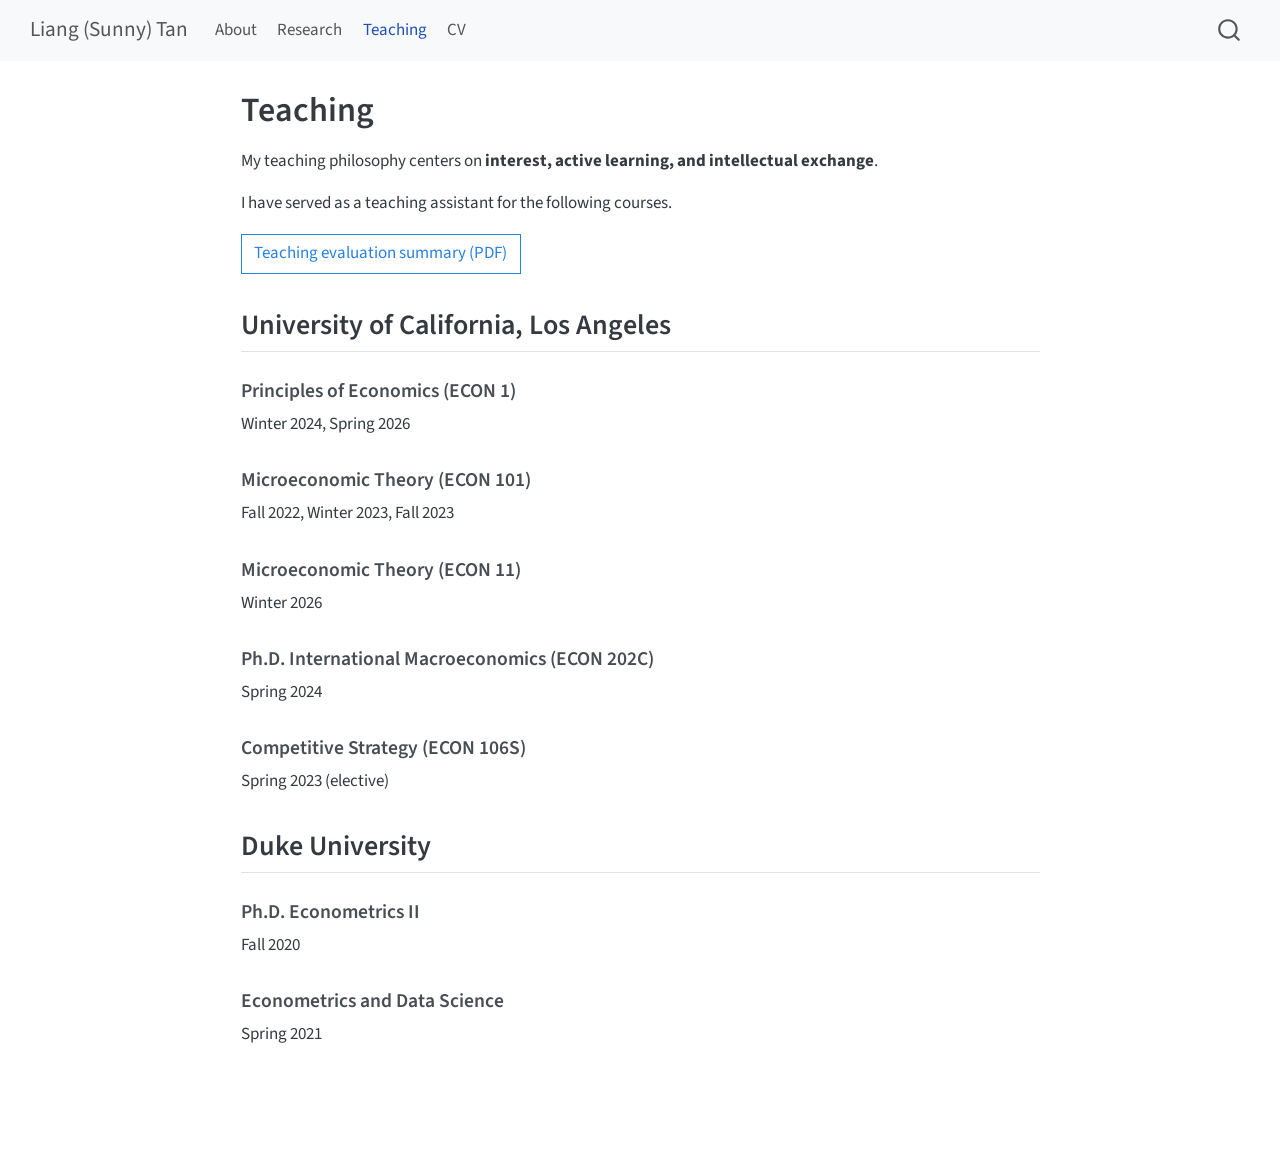
<file: docs/teaching.html>
<!DOCTYPE html>
<html xmlns="http://www.w3.org/1999/xhtml" lang="en" xml:lang="en"><head>

<meta charset="utf-8">
<meta name="generator" content="quarto-1.10.18">

<meta name="viewport" content="width=device-width, initial-scale=1.0, user-scalable=yes">


<title>Teaching – Liang (Sunny) Tan</title>
<style>
/* Default styles provided by pandoc.
** See https://pandoc.org/MANUAL.html#variables-for-html for config info.
*/
span.smallcaps{font-variant: small-caps;}
div.columns{display: flex; gap: 1.5em;}
div.column{flex: auto;}
@media screen {
div.columns{gap: min(4vw, 1.5em);}
div.column{overflow-x: auto;}
}
div.hanging-indent{margin-left: 1.5em; text-indent: -1.5em;}
ul.task-list{list-style: none;}
ul.task-list li input[type="checkbox"] {
  width: 0.8em;
  margin: 0 0.8em 0.2em -1em; /* quarto-specific, see https://github.com/quarto-dev/quarto-cli/issues/4556 */ 
  vertical-align: middle;
}
</style>


<script src="site_libs/quarto-nav/quarto-nav.js"></script>
<script src="site_libs/quarto-nav/headroom.min.js"></script>
<script src="site_libs/clipboard/clipboard.min.js"></script>
<script src="site_libs/quarto-search/autocomplete.umd.js"></script>
<script src="site_libs/quarto-search/fuse.min.js"></script>
<script src="site_libs/quarto-search/quarto-search.js"></script>
<meta name="quarto:offset" content="./">
<link href="./logo.png" rel="icon" type="image/png">
<script src="site_libs/quarto-html/quarto.js" type="module"></script>
<script src="site_libs/quarto-html/tabsets/tabsets.js" type="module"></script>
<script src="site_libs/quarto-html/popper.min.js"></script>
<script src="site_libs/quarto-html/tippy.umd.min.js"></script>
<script src="site_libs/quarto-html/anchor.min.js"></script>
<link href="site_libs/quarto-html/tippy.css" rel="stylesheet">
<link href="site_libs/quarto-html/quarto-syntax-highlighting-64a204ab8560d761af7679ceaba22944.css" rel="stylesheet" id="quarto-text-highlighting-styles">
<script src="site_libs/bootstrap/bootstrap.min.js"></script>
<link href="site_libs/bootstrap/bootstrap-icons.css" rel="stylesheet">
<link href="site_libs/bootstrap/bootstrap-445b8638c3d06994fee0907d791121c4.min.css" rel="stylesheet" append-hash="true" id="quarto-bootstrap" data-mode="light">
<script id="quarto-search-options" type="application/json">{
  "location": "navbar",
  "copy-button": false,
  "collapse-after": 3,
  "panel-placement": "end",
  "type": "overlay",
  "limit": 50,
  "keyboard-shortcut": [
    "f",
    "/",
    "s"
  ],
  "show-item-context": false,
  "language": {
    "search-no-results-text": "No results",
    "search-matching-documents-text": "matching documents",
    "search-copy-link-title": "Copy link to search",
    "search-hide-matches-text": "Hide additional matches",
    "search-more-match-text": "more match in this document",
    "search-more-matches-text": "more matches in this document",
    "search-clear-button-title": "Clear",
    "search-text-placeholder": "",
    "search-detached-cancel-button-title": "Cancel",
    "search-submit-button-title": "Submit",
    "search-label": "Search"
  }
}</script>
<meta name="google-site-verification" content="dRyMp2N5NDEAw_7zG_WNqNOaaHUFy0-oAqpIgaUtp-4">


<link rel="stylesheet" href="styles.css">
</head>

<body class="nav-fixed teaching-page fullcontent quarto-light">

<div id="quarto-search-results"></div>
  <header id="quarto-header" class="headroom fixed-top">
    <nav class="navbar navbar-expand-lg " data-bs-theme="dark">
      <div class="navbar-container container-fluid">
      <div class="navbar-brand-container mx-auto">
    <a class="navbar-brand" href="./index.html">
    <span class="navbar-title">Liang (Sunny) Tan</span>
    </a>
  </div>
            <div id="quarto-search" class="" title="Search"></div>
          <button class="navbar-toggler" type="button" data-bs-toggle="collapse" data-bs-target="#navbarCollapse" aria-controls="navbarCollapse" role="menu" aria-expanded="false" aria-label="Toggle navigation" onclick="if (window.quartoToggleHeadroom) { window.quartoToggleHeadroom(); }">
  <span class="navbar-toggler-icon"></span>
</button>
          <div class="collapse navbar-collapse" id="navbarCollapse">
            <ul class="navbar-nav navbar-nav-scroll me-auto">
  <li class="nav-item">
    <a class="nav-link" href="./about.html"> 
<span class="menu-text">About</span></a>
  </li>  
  <li class="nav-item">
    <a class="nav-link" href="./research/index.html"> 
<span class="menu-text">Research</span></a>
  </li>  
  <li class="nav-item">
    <a class="nav-link active" href="./teaching.html" aria-current="page"> 
<span class="menu-text">Teaching</span></a>
  </li>  
  <li class="nav-item">
    <a class="nav-link" href="./Sunny_Liang_Tan_CV_Public.pdf?v=b7fed528319c">
<span class="menu-text">CV</span></a>
  </li>  
</ul>
          </div> <!-- /navcollapse -->
            <div class="quarto-navbar-tools">
</div>
      </div> <!-- /container-fluid -->
    </nav>
</header>
<!-- content -->
<div id="quarto-content" class="quarto-container page-columns page-rows-contents page-layout-article page-navbar">
<!-- sidebar -->
<!-- margin-sidebar -->
    
<!-- main -->
<main class="content" id="quarto-document-content">

<header id="title-block-header" class="quarto-title-block default">
<div class="quarto-title">
<h1 class="title">Teaching</h1>
</div>



<div class="quarto-title-meta">

    
  
    
  </div>
  


</header>


<p>My teaching philosophy centers on <strong>interest, active learning, and intellectual exchange</strong>.</p>
<p>I have served as a teaching assistant for the following courses.</p>
<p><a href="teaching/evaluations/Sunny_teaching_evaluations_summary.pdf" class="btn btn-outline-primary">Teaching evaluation summary (PDF)</a></p>
<section id="university-of-california-los-angeles" class="level2">
<h2 class="anchored" data-anchor-id="university-of-california-los-angeles">University of California, Los Angeles</h2>
<section id="principles-of-economics-econ-1" class="level3 no-anchor teaching-course">
<h3 class="no-anchor" data-anchor-id="principles-of-economics-econ-1">Principles of Economics (ECON 1)</h3>
<p>Winter 2024, Spring 2026</p>
</section>
<section id="microeconomic-theory-econ-101" class="level3 no-anchor teaching-course">
<h3 class="no-anchor" data-anchor-id="microeconomic-theory-econ-101">Microeconomic Theory (ECON 101)</h3>
<p>Fall 2022, Winter 2023, Fall 2023</p>
</section>
<section id="microeconomic-theory-econ-11" class="level3 no-anchor teaching-course">
<h3 class="no-anchor" data-anchor-id="microeconomic-theory-econ-11">Microeconomic Theory (ECON 11)</h3>
<p>Winter 2026</p>
</section>
<section id="ph.d.-international-macroeconomics-econ-202c" class="level3 no-anchor teaching-course">
<h3 class="no-anchor" data-anchor-id="ph.d.-international-macroeconomics-econ-202c">Ph.D.&nbsp;International Macroeconomics (ECON 202C)</h3>
<p>Spring 2024</p>
</section>
<section id="competitive-strategy-econ-106s" class="level3 no-anchor teaching-course">
<h3 class="no-anchor" data-anchor-id="competitive-strategy-econ-106s">Competitive Strategy (ECON 106S)</h3>
<p>Spring 2023 (elective)</p>
</section>
</section>
<section id="duke-university" class="level2">
<h2 class="anchored" data-anchor-id="duke-university">Duke University</h2>
<section id="ph.d.-econometrics-ii" class="level3 no-anchor teaching-course">
<h3 class="no-anchor" data-anchor-id="ph.d.-econometrics-ii">Ph.D.&nbsp;Econometrics II</h3>
<p>Fall 2020</p>
</section>
<section id="econometrics-and-data-science" class="level3 no-anchor teaching-course">
<h3 class="no-anchor" data-anchor-id="econometrics-and-data-science">Econometrics and Data Science</h3>
<p>Spring 2021</p>
</section>


</section>

</main> <!-- /main -->
<script id="quarto-html-after-body" type="application/javascript">
  window.document.addEventListener("DOMContentLoaded", function (event) {
    const icon = "";
    const anchorJS = new window.AnchorJS();
    anchorJS.options = {
      placement: 'right',
      icon: icon
    };
    anchorJS.add('.anchored');
    const isCodeAnnotation = (el) => {
      for (const clz of el.classList) {
        if (clz.startsWith('code-annotation-')) {                     
          return true;
        }
      }
      return false;
    }
    const onCopySuccess = function(e) {
      // button target
      const button = e.trigger;
      // don't keep focus
      button.blur();
      // flash "checked"
      button.classList.add('code-copy-button-checked');
      var currentTitle = button.getAttribute("title");
      button.setAttribute("title", "Copied!");
      let tooltip;
      if (window.bootstrap) {
        button.setAttribute("data-bs-toggle", "tooltip");
        button.setAttribute("data-bs-placement", "left");
        button.setAttribute("data-bs-title", "Copied!");
        tooltip = new bootstrap.Tooltip(button, 
          { trigger: "manual", 
            customClass: "code-copy-button-tooltip",
            offset: [0, -8]});
        tooltip.show();    
      }
      setTimeout(function() {
        if (tooltip) {
          tooltip.hide();
          button.removeAttribute("data-bs-title");
          button.removeAttribute("data-bs-toggle");
          button.removeAttribute("data-bs-placement");
        }
        button.setAttribute("title", currentTitle);
        button.classList.remove('code-copy-button-checked');
      }, 1000);
      // clear code selection
      e.clearSelection();
    }
    const getTextToCopy = function(trigger) {
      const outerScaffold = trigger.parentElement.cloneNode(true);
      const codeEl = outerScaffold.querySelector('code');
      for (const childEl of codeEl.children) {
        if (isCodeAnnotation(childEl)) {
          childEl.remove();
        }
      }
      return codeEl.innerText;
    }
    const clipboard = new window.ClipboardJS('.code-copy-button:not([data-in-quarto-modal])', {
      text: getTextToCopy
    });
    clipboard.on('success', onCopySuccess);
    if (window.document.getElementById('quarto-embedded-source-code-modal')) {
      const clipboardModal = new window.ClipboardJS('.code-copy-button[data-in-quarto-modal]', {
        text: getTextToCopy,
        container: window.document.getElementById('quarto-embedded-source-code-modal')
      });
      clipboardModal.on('success', onCopySuccess);
    }
      var localhostRegex = new RegExp(/^(?:http|https):\/\/localhost\:?[0-9]*\//);
      var mailtoRegex = new RegExp(/^mailto:/);
        var filterRegex = new RegExp("https:\/\/sunnyliangtan\.github\.io");
      var isInternal = (href) => {
          return filterRegex.test(href) || localhostRegex.test(href) || mailtoRegex.test(href);
      }
      // Inspect non-navigation links and adorn them if external
     var links = window.document.querySelectorAll('a[href]:not(.nav-link):not(.navbar-brand):not(.toc-action):not(.sidebar-link):not(.sidebar-item-toggle):not(.pagination-link):not(.no-external):not([aria-hidden]):not(.dropdown-item):not(.quarto-navigation-tool):not(.about-link)');
      for (var i=0; i<links.length; i++) {
        const link = links[i];
        if (!isInternal(link.href)) {
          // undo the damage that might have been done by quarto-nav.js in the case of
          // links that we want to consider external
          if (link.dataset.originalHref !== undefined) {
            link.href = link.dataset.originalHref;
          }
        }
      }
    function tippyHover(el, contentFn, onTriggerFn, onUntriggerFn) {
      const config = {
        allowHTML: true,
        maxWidth: 500,
        delay: 100,
        arrow: false,
        appendTo: function(el) {
            return el.parentElement;
        },
        interactive: true,
        interactiveBorder: 10,
        theme: 'quarto',
        placement: 'bottom-start',
      };
      if (contentFn) {
        config.content = contentFn;
      }
      if (onTriggerFn) {
        config.onTrigger = onTriggerFn;
      }
      if (onUntriggerFn) {
        config.onUntrigger = onUntriggerFn;
      }
      window.tippy(el, config); 
    }
    const noterefs = window.document.querySelectorAll('a[role="doc-noteref"]');
    for (var i=0; i<noterefs.length; i++) {
      const ref = noterefs[i];
      tippyHover(ref, function() {
        // use id or data attribute instead here
        let href = ref.getAttribute('data-footnote-href') || ref.getAttribute('href');
        try { href = new URL(href).hash; } catch {}
        const id = href.replace(/^#\/?/, "");
        const note = window.document.getElementById(id);
        if (note) {
          return note.innerHTML;
        } else {
          return "";
        }
      });
    }
    const xrefs = window.document.querySelectorAll('a.quarto-xref');
    const processXRef = (id, note) => {
      // Strip column container classes
      const stripColumnClz = (el) => {
        el.classList.remove("page-full", "page-columns");
        if (el.children) {
          for (const child of el.children) {
            stripColumnClz(child);
          }
        }
      }
      stripColumnClz(note)
      if (id === null || id.startsWith('sec-')) {
        // Special case sections, only their first couple elements
        const container = document.createElement("div");
        if (note.children && note.children.length > 2) {
          container.appendChild(note.children[0].cloneNode(true));
          for (let i = 1; i < note.children.length; i++) {
            const child = note.children[i];
            if (child.tagName === "P" && child.innerText === "") {
              continue;
            } else {
              container.appendChild(child.cloneNode(true));
              break;
            }
          }
          if (window.Quarto?.typesetMath) {
            window.Quarto.typesetMath(container);
          }
          return container.innerHTML
        } else {
          if (window.Quarto?.typesetMath) {
            window.Quarto.typesetMath(note);
          }
          return note.innerHTML;
        }
      } else {
        // Remove any anchor links if they are present
        const anchorLink = note.querySelector('a.anchorjs-link');
        if (anchorLink) {
          anchorLink.remove();
        }
        if (window.Quarto?.typesetMath) {
          window.Quarto.typesetMath(note);
        }
        if (note.classList.contains("callout")) {
          return note.outerHTML;
        } else {
          return note.innerHTML;
        }
      }
    }
    for (var i=0; i<xrefs.length; i++) {
      const xref = xrefs[i];
      tippyHover(xref, undefined, function(instance) {
        instance.disable();
        let url = xref.getAttribute('href');
        let hash = undefined; 
        if (url.startsWith('#')) {
          hash = url;
        } else {
          try { hash = new URL(url).hash; } catch {}
        }
        if (hash) {
          const id = hash.replace(/^#\/?/, "");
          const note = window.document.getElementById(id);
          if (note !== null) {
            try {
              const html = processXRef(id, note.cloneNode(true));
              instance.setContent(html);
            } finally {
              instance.enable();
              instance.show();
            }
          } else {
            // See if we can fetch this
            fetch(url.split('#')[0])
            .then(res => res.text())
            .then(html => {
              const parser = new DOMParser();
              const htmlDoc = parser.parseFromString(html, "text/html");
              const note = htmlDoc.getElementById(id);
              if (note !== null) {
                const html = processXRef(id, note);
                instance.setContent(html);
              } 
            }).finally(() => {
              instance.enable();
              instance.show();
            });
          }
        } else {
          // See if we can fetch a full url (with no hash to target)
          // This is a special case and we should probably do some content thinning / targeting
          fetch(url)
          .then(res => res.text())
          .then(html => {
            const parser = new DOMParser();
            const htmlDoc = parser.parseFromString(html, "text/html");
            const note = htmlDoc.querySelector('main.content');
            if (note !== null) {
              // This should only happen for chapter cross references
              // (since there is no id in the URL)
              // remove the first header
              if (note.children.length > 0 && note.children[0].tagName === "HEADER") {
                note.children[0].remove();
              }
              const html = processXRef(null, note);
              instance.setContent(html);
            } 
          }).finally(() => {
            instance.enable();
            instance.show();
          });
        }
      }, function(instance) {
      });
    }
        let selectedAnnoteEl;
        const selectorForAnnotation = ( cell, annotation) => {
          let cellAttr = 'data-code-cell="' + cell + '"';
          let lineAttr = 'data-code-annotation="' +  annotation + '"';
          const selector = 'span[' + cellAttr + '][' + lineAttr + ']';
          return selector;
        }
        const selectCodeLines = (annoteEl) => {
          const doc = window.document;
          const targetCell = annoteEl.getAttribute("data-target-cell");
          const targetAnnotation = annoteEl.getAttribute("data-target-annotation");
          const annoteSpan = window.document.querySelector(selectorForAnnotation(targetCell, targetAnnotation));
          const lines = annoteSpan.getAttribute("data-code-lines").split(",");
          const lineIds = lines.map((line) => {
            return targetCell + "-" + line;
          })
          let top = null;
          let height = null;
          let parent = null;
          if (lineIds.length > 0) {
              //compute the position of the single el (top and bottom and make a div)
              const el = window.document.getElementById(lineIds[0]);
              top = el.offsetTop;
              height = el.offsetHeight;
              parent = el.parentElement.parentElement;
            if (lineIds.length > 1) {
              const lastEl = window.document.getElementById(lineIds[lineIds.length - 1]);
              const bottom = lastEl.offsetTop + lastEl.offsetHeight;
              height = bottom - top;
            }
            if (top !== null && height !== null && parent !== null) {
              // cook up a div (if necessary) and position it 
              let div = window.document.getElementById("code-annotation-line-highlight");
              if (div === null) {
                div = window.document.createElement("div");
                div.setAttribute("id", "code-annotation-line-highlight");
                div.style.position = 'absolute';
                parent.appendChild(div);
              }
              div.style.top = top - 2 + "px";
              div.style.height = height + 4 + "px";
              div.style.left = 0;
              let gutterDiv = window.document.getElementById("code-annotation-line-highlight-gutter");
              if (gutterDiv === null) {
                gutterDiv = window.document.createElement("div");
                gutterDiv.setAttribute("id", "code-annotation-line-highlight-gutter");
                gutterDiv.style.position = 'absolute';
                const codeCell = window.document.getElementById(targetCell);
                const gutter = codeCell.querySelector('.code-annotation-gutter');
                gutter.appendChild(gutterDiv);
              }
              gutterDiv.style.top = top - 2 + "px";
              gutterDiv.style.height = height + 4 + "px";
            }
            selectedAnnoteEl = annoteEl;
          }
        };
        const unselectCodeLines = () => {
          const elementsIds = ["code-annotation-line-highlight", "code-annotation-line-highlight-gutter"];
          elementsIds.forEach((elId) => {
            const div = window.document.getElementById(elId);
            if (div) {
              div.remove();
            }
          });
          selectedAnnoteEl = undefined;
        };
          // Handle positioning of the toggle
      window.addEventListener(
        "resize",
        throttle(() => {
          elRect = undefined;
          if (selectedAnnoteEl) {
            selectCodeLines(selectedAnnoteEl);
          }
        }, 10)
      );
      function throttle(fn, ms) {
      let throttle = false;
      let timer;
        return (...args) => {
          if(!throttle) { // first call gets through
              fn.apply(this, args);
              throttle = true;
          } else { // all the others get throttled
              if(timer) clearTimeout(timer); // cancel #2
              timer = setTimeout(() => {
                fn.apply(this, args);
                timer = throttle = false;
              }, ms);
          }
        };
      }
        // Attach click handler to the DT
        const annoteDls = window.document.querySelectorAll('dt[data-target-cell]');
        for (const annoteDlNode of annoteDls) {
          annoteDlNode.addEventListener('click', (event) => {
            const clickedEl = event.target;
            if (clickedEl !== selectedAnnoteEl) {
              unselectCodeLines();
              const activeEl = window.document.querySelector('dt[data-target-cell].code-annotation-active');
              if (activeEl) {
                activeEl.classList.remove('code-annotation-active');
              }
              selectCodeLines(clickedEl);
              clickedEl.classList.add('code-annotation-active');
            } else {
              // Unselect the line
              unselectCodeLines();
              clickedEl.classList.remove('code-annotation-active');
            }
          });
        }
    const findCites = (el) => {
      const parentEl = el.parentElement;
      if (parentEl) {
        const cites = parentEl.dataset.cites;
        if (cites) {
          return {
            el,
            cites: cites.split(' ')
          };
        } else {
          return findCites(el.parentElement)
        }
      } else {
        return undefined;
      }
    };
    var bibliorefs = window.document.querySelectorAll('a[role="doc-biblioref"]');
    for (var i=0; i<bibliorefs.length; i++) {
      const ref = bibliorefs[i];
      const citeInfo = findCites(ref);
      if (citeInfo) {
        tippyHover(citeInfo.el, function() {
          var popup = window.document.createElement('div');
          citeInfo.cites.forEach(function(cite) {
            var citeDiv = window.document.createElement('div');
            citeDiv.classList.add('hanging-indent');
            citeDiv.classList.add('csl-entry');
            var biblioDiv = window.document.getElementById('ref-' + cite);
            if (biblioDiv) {
              citeDiv.innerHTML = biblioDiv.innerHTML;
            }
            popup.appendChild(citeDiv);
          });
          return popup.innerHTML;
        });
      }
    }
  });
  </script>
</div> <!-- /content -->




</body></html>
</file>
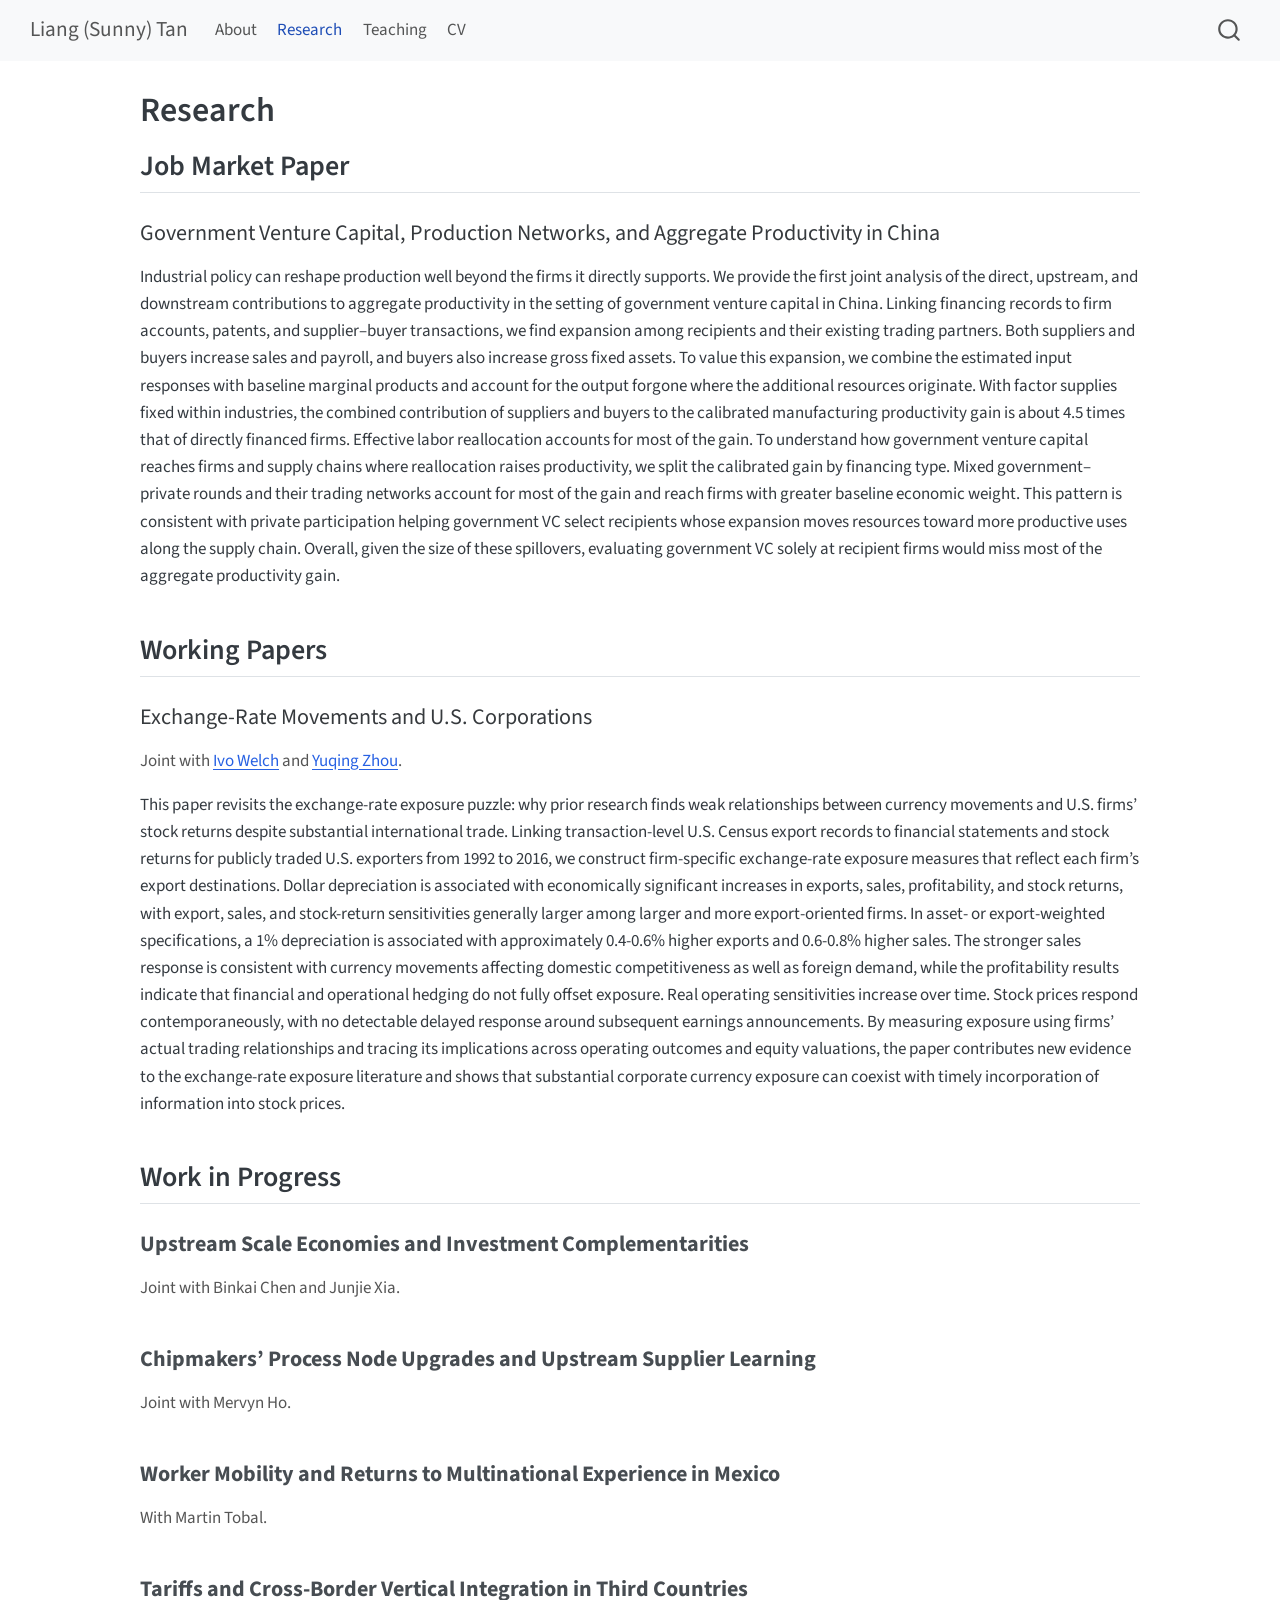
<file: docs/research/wip-bank-discrimination.html>
<!DOCTYPE html>
<html xmlns="http://www.w3.org/1999/xhtml" lang="en" xml:lang="en"><head>

<meta charset="utf-8">
<meta name="generator" content="quarto-1.10.18">

<meta name="viewport" content="width=device-width, initial-scale=1.0, user-scalable=yes">


<title>Research – Liang (Sunny) Tan</title>
<style>
/* Default styles provided by pandoc.
** See https://pandoc.org/MANUAL.html#variables-for-html for config info.
*/
span.smallcaps{font-variant: small-caps;}
div.columns{display: flex; gap: 1.5em;}
div.column{flex: auto;}
@media screen {
div.columns{gap: min(4vw, 1.5em);}
div.column{overflow-x: auto;}
}
div.hanging-indent{margin-left: 1.5em; text-indent: -1.5em;}
ul.task-list{list-style: none;}
ul.task-list li input[type="checkbox"] {
  width: 0.8em;
  margin: 0 0.8em 0.2em -1em; /* quarto-specific, see https://github.com/quarto-dev/quarto-cli/issues/4556 */ 
  vertical-align: middle;
}
</style>


<script src="../site_libs/quarto-nav/quarto-nav.js"></script>
<script src="../site_libs/quarto-nav/headroom.min.js"></script>
<script src="../site_libs/clipboard/clipboard.min.js"></script>
<script src="../site_libs/quarto-search/autocomplete.umd.js"></script>
<script src="../site_libs/quarto-search/fuse.min.js"></script>
<script src="../site_libs/quarto-search/quarto-search.js"></script>
<meta name="quarto:offset" content="../">
<link href="../logo.png" rel="icon" type="image/png">
<script src="../site_libs/quarto-html/quarto.js" type="module"></script>
<script src="../site_libs/quarto-html/tabsets/tabsets.js" type="module"></script>
<script src="../site_libs/quarto-html/popper.min.js"></script>
<script src="../site_libs/quarto-html/tippy.umd.min.js"></script>
<script src="../site_libs/quarto-html/anchor.min.js"></script>
<link href="../site_libs/quarto-html/tippy.css" rel="stylesheet">
<link href="../site_libs/quarto-html/quarto-syntax-highlighting-64a204ab8560d761af7679ceaba22944.css" rel="stylesheet" id="quarto-text-highlighting-styles">
<script src="../site_libs/bootstrap/bootstrap.min.js"></script>
<link href="../site_libs/bootstrap/bootstrap-icons.css" rel="stylesheet">
<link href="../site_libs/bootstrap/bootstrap-445b8638c3d06994fee0907d791121c4.min.css" rel="stylesheet" append-hash="true" id="quarto-bootstrap" data-mode="light">
<script id="quarto-search-options" type="application/json">{
  "location": "navbar",
  "copy-button": false,
  "collapse-after": 3,
  "panel-placement": "end",
  "type": "overlay",
  "limit": 50,
  "keyboard-shortcut": [
    "f",
    "/",
    "s"
  ],
  "show-item-context": false,
  "language": {
    "search-no-results-text": "No results",
    "search-matching-documents-text": "matching documents",
    "search-copy-link-title": "Copy link to search",
    "search-hide-matches-text": "Hide additional matches",
    "search-more-match-text": "more match in this document",
    "search-more-matches-text": "more matches in this document",
    "search-clear-button-title": "Clear",
    "search-text-placeholder": "",
    "search-detached-cancel-button-title": "Cancel",
    "search-submit-button-title": "Submit",
    "search-label": "Search"
  }
}</script>
<meta name="google-site-verification" content="dRyMp2N5NDEAw_7zG_WNqNOaaHUFy0-oAqpIgaUtp-4">
<meta http-equiv="refresh" content="0; url=index.html">
<link rel="canonical" href="index.html">


<link rel="stylesheet" href="../styles.css">
</head>

<body class="nav-fixed fullcontent quarto-light">

<div id="quarto-search-results"></div>
  <header id="quarto-header" class="headroom fixed-top">
    <nav class="navbar navbar-expand-lg " data-bs-theme="dark">
      <div class="navbar-container container-fluid">
      <div class="navbar-brand-container mx-auto">
    <a class="navbar-brand" href="../index.html">
    <span class="navbar-title">Liang (Sunny) Tan</span>
    </a>
  </div>
            <div id="quarto-search" class="" title="Search"></div>
          <button class="navbar-toggler" type="button" data-bs-toggle="collapse" data-bs-target="#navbarCollapse" aria-controls="navbarCollapse" role="menu" aria-expanded="false" aria-label="Toggle navigation" onclick="if (window.quartoToggleHeadroom) { window.quartoToggleHeadroom(); }">
  <span class="navbar-toggler-icon"></span>
</button>
          <div class="collapse navbar-collapse" id="navbarCollapse">
            <ul class="navbar-nav navbar-nav-scroll me-auto">
  <li class="nav-item">
    <a class="nav-link" href="../about.html"> 
<span class="menu-text">About</span></a>
  </li>  
  <li class="nav-item">
    <a class="nav-link" href="../research/index.html"> 
<span class="menu-text">Research</span></a>
  </li>  
  <li class="nav-item">
    <a class="nav-link" href="../teaching.html"> 
<span class="menu-text">Teaching</span></a>
  </li>  
  <li class="nav-item">
    <a class="nav-link" href="../Sunny_Liang_Tan_CV_Public.pdf?v=b7fed528319c">
<span class="menu-text">CV</span></a>
  </li>  
</ul>
          </div> <!-- /navcollapse -->
            <div class="quarto-navbar-tools">
</div>
      </div> <!-- /container-fluid -->
    </nav>
</header>
<!-- content -->
<div id="quarto-content" class="quarto-container page-columns page-rows-contents page-layout-article page-navbar">
<!-- sidebar -->
<!-- margin-sidebar -->
    
<!-- main -->
<main class="content" id="quarto-document-content">

<header id="title-block-header" class="quarto-title-block default">
<div class="quarto-title">
<h1 class="title">Research</h1>
</div>



<div class="quarto-title-meta">

    
  
    
  </div>
  


</header>


<p><a href="index.html">Continue to Research</a>.</p>



</main> <!-- /main -->
<script id="quarto-html-after-body" type="application/javascript">
  window.document.addEventListener("DOMContentLoaded", function (event) {
    const icon = "";
    const anchorJS = new window.AnchorJS();
    anchorJS.options = {
      placement: 'right',
      icon: icon
    };
    anchorJS.add('.anchored');
    const isCodeAnnotation = (el) => {
      for (const clz of el.classList) {
        if (clz.startsWith('code-annotation-')) {                     
          return true;
        }
      }
      return false;
    }
    const onCopySuccess = function(e) {
      // button target
      const button = e.trigger;
      // don't keep focus
      button.blur();
      // flash "checked"
      button.classList.add('code-copy-button-checked');
      var currentTitle = button.getAttribute("title");
      button.setAttribute("title", "Copied!");
      let tooltip;
      if (window.bootstrap) {
        button.setAttribute("data-bs-toggle", "tooltip");
        button.setAttribute("data-bs-placement", "left");
        button.setAttribute("data-bs-title", "Copied!");
        tooltip = new bootstrap.Tooltip(button, 
          { trigger: "manual", 
            customClass: "code-copy-button-tooltip",
            offset: [0, -8]});
        tooltip.show();    
      }
      setTimeout(function() {
        if (tooltip) {
          tooltip.hide();
          button.removeAttribute("data-bs-title");
          button.removeAttribute("data-bs-toggle");
          button.removeAttribute("data-bs-placement");
        }
        button.setAttribute("title", currentTitle);
        button.classList.remove('code-copy-button-checked');
      }, 1000);
      // clear code selection
      e.clearSelection();
    }
    const getTextToCopy = function(trigger) {
      const outerScaffold = trigger.parentElement.cloneNode(true);
      const codeEl = outerScaffold.querySelector('code');
      for (const childEl of codeEl.children) {
        if (isCodeAnnotation(childEl)) {
          childEl.remove();
        }
      }
      return codeEl.innerText;
    }
    const clipboard = new window.ClipboardJS('.code-copy-button:not([data-in-quarto-modal])', {
      text: getTextToCopy
    });
    clipboard.on('success', onCopySuccess);
    if (window.document.getElementById('quarto-embedded-source-code-modal')) {
      const clipboardModal = new window.ClipboardJS('.code-copy-button[data-in-quarto-modal]', {
        text: getTextToCopy,
        container: window.document.getElementById('quarto-embedded-source-code-modal')
      });
      clipboardModal.on('success', onCopySuccess);
    }
      var localhostRegex = new RegExp(/^(?:http|https):\/\/localhost\:?[0-9]*\//);
      var mailtoRegex = new RegExp(/^mailto:/);
        var filterRegex = new RegExp("https:\/\/sunnyliangtan\.github\.io");
      var isInternal = (href) => {
          return filterRegex.test(href) || localhostRegex.test(href) || mailtoRegex.test(href);
      }
      // Inspect non-navigation links and adorn them if external
     var links = window.document.querySelectorAll('a[href]:not(.nav-link):not(.navbar-brand):not(.toc-action):not(.sidebar-link):not(.sidebar-item-toggle):not(.pagination-link):not(.no-external):not([aria-hidden]):not(.dropdown-item):not(.quarto-navigation-tool):not(.about-link)');
      for (var i=0; i<links.length; i++) {
        const link = links[i];
        if (!isInternal(link.href)) {
          // undo the damage that might have been done by quarto-nav.js in the case of
          // links that we want to consider external
          if (link.dataset.originalHref !== undefined) {
            link.href = link.dataset.originalHref;
          }
        }
      }
    function tippyHover(el, contentFn, onTriggerFn, onUntriggerFn) {
      const config = {
        allowHTML: true,
        maxWidth: 500,
        delay: 100,
        arrow: false,
        appendTo: function(el) {
            return el.parentElement;
        },
        interactive: true,
        interactiveBorder: 10,
        theme: 'quarto',
        placement: 'bottom-start',
      };
      if (contentFn) {
        config.content = contentFn;
      }
      if (onTriggerFn) {
        config.onTrigger = onTriggerFn;
      }
      if (onUntriggerFn) {
        config.onUntrigger = onUntriggerFn;
      }
      window.tippy(el, config); 
    }
    const noterefs = window.document.querySelectorAll('a[role="doc-noteref"]');
    for (var i=0; i<noterefs.length; i++) {
      const ref = noterefs[i];
      tippyHover(ref, function() {
        // use id or data attribute instead here
        let href = ref.getAttribute('data-footnote-href') || ref.getAttribute('href');
        try { href = new URL(href).hash; } catch {}
        const id = href.replace(/^#\/?/, "");
        const note = window.document.getElementById(id);
        if (note) {
          return note.innerHTML;
        } else {
          return "";
        }
      });
    }
    const xrefs = window.document.querySelectorAll('a.quarto-xref');
    const processXRef = (id, note) => {
      // Strip column container classes
      const stripColumnClz = (el) => {
        el.classList.remove("page-full", "page-columns");
        if (el.children) {
          for (const child of el.children) {
            stripColumnClz(child);
          }
        }
      }
      stripColumnClz(note)
      if (id === null || id.startsWith('sec-')) {
        // Special case sections, only their first couple elements
        const container = document.createElement("div");
        if (note.children && note.children.length > 2) {
          container.appendChild(note.children[0].cloneNode(true));
          for (let i = 1; i < note.children.length; i++) {
            const child = note.children[i];
            if (child.tagName === "P" && child.innerText === "") {
              continue;
            } else {
              container.appendChild(child.cloneNode(true));
              break;
            }
          }
          if (window.Quarto?.typesetMath) {
            window.Quarto.typesetMath(container);
          }
          return container.innerHTML
        } else {
          if (window.Quarto?.typesetMath) {
            window.Quarto.typesetMath(note);
          }
          return note.innerHTML;
        }
      } else {
        // Remove any anchor links if they are present
        const anchorLink = note.querySelector('a.anchorjs-link');
        if (anchorLink) {
          anchorLink.remove();
        }
        if (window.Quarto?.typesetMath) {
          window.Quarto.typesetMath(note);
        }
        if (note.classList.contains("callout")) {
          return note.outerHTML;
        } else {
          return note.innerHTML;
        }
      }
    }
    for (var i=0; i<xrefs.length; i++) {
      const xref = xrefs[i];
      tippyHover(xref, undefined, function(instance) {
        instance.disable();
        let url = xref.getAttribute('href');
        let hash = undefined; 
        if (url.startsWith('#')) {
          hash = url;
        } else {
          try { hash = new URL(url).hash; } catch {}
        }
        if (hash) {
          const id = hash.replace(/^#\/?/, "");
          const note = window.document.getElementById(id);
          if (note !== null) {
            try {
              const html = processXRef(id, note.cloneNode(true));
              instance.setContent(html);
            } finally {
              instance.enable();
              instance.show();
            }
          } else {
            // See if we can fetch this
            fetch(url.split('#')[0])
            .then(res => res.text())
            .then(html => {
              const parser = new DOMParser();
              const htmlDoc = parser.parseFromString(html, "text/html");
              const note = htmlDoc.getElementById(id);
              if (note !== null) {
                const html = processXRef(id, note);
                instance.setContent(html);
              } 
            }).finally(() => {
              instance.enable();
              instance.show();
            });
          }
        } else {
          // See if we can fetch a full url (with no hash to target)
          // This is a special case and we should probably do some content thinning / targeting
          fetch(url)
          .then(res => res.text())
          .then(html => {
            const parser = new DOMParser();
            const htmlDoc = parser.parseFromString(html, "text/html");
            const note = htmlDoc.querySelector('main.content');
            if (note !== null) {
              // This should only happen for chapter cross references
              // (since there is no id in the URL)
              // remove the first header
              if (note.children.length > 0 && note.children[0].tagName === "HEADER") {
                note.children[0].remove();
              }
              const html = processXRef(null, note);
              instance.setContent(html);
            } 
          }).finally(() => {
            instance.enable();
            instance.show();
          });
        }
      }, function(instance) {
      });
    }
        let selectedAnnoteEl;
        const selectorForAnnotation = ( cell, annotation) => {
          let cellAttr = 'data-code-cell="' + cell + '"';
          let lineAttr = 'data-code-annotation="' +  annotation + '"';
          const selector = 'span[' + cellAttr + '][' + lineAttr + ']';
          return selector;
        }
        const selectCodeLines = (annoteEl) => {
          const doc = window.document;
          const targetCell = annoteEl.getAttribute("data-target-cell");
          const targetAnnotation = annoteEl.getAttribute("data-target-annotation");
          const annoteSpan = window.document.querySelector(selectorForAnnotation(targetCell, targetAnnotation));
          const lines = annoteSpan.getAttribute("data-code-lines").split(",");
          const lineIds = lines.map((line) => {
            return targetCell + "-" + line;
          })
          let top = null;
          let height = null;
          let parent = null;
          if (lineIds.length > 0) {
              //compute the position of the single el (top and bottom and make a div)
              const el = window.document.getElementById(lineIds[0]);
              top = el.offsetTop;
              height = el.offsetHeight;
              parent = el.parentElement.parentElement;
            if (lineIds.length > 1) {
              const lastEl = window.document.getElementById(lineIds[lineIds.length - 1]);
              const bottom = lastEl.offsetTop + lastEl.offsetHeight;
              height = bottom - top;
            }
            if (top !== null && height !== null && parent !== null) {
              // cook up a div (if necessary) and position it 
              let div = window.document.getElementById("code-annotation-line-highlight");
              if (div === null) {
                div = window.document.createElement("div");
                div.setAttribute("id", "code-annotation-line-highlight");
                div.style.position = 'absolute';
                parent.appendChild(div);
              }
              div.style.top = top - 2 + "px";
              div.style.height = height + 4 + "px";
              div.style.left = 0;
              let gutterDiv = window.document.getElementById("code-annotation-line-highlight-gutter");
              if (gutterDiv === null) {
                gutterDiv = window.document.createElement("div");
                gutterDiv.setAttribute("id", "code-annotation-line-highlight-gutter");
                gutterDiv.style.position = 'absolute';
                const codeCell = window.document.getElementById(targetCell);
                const gutter = codeCell.querySelector('.code-annotation-gutter');
                gutter.appendChild(gutterDiv);
              }
              gutterDiv.style.top = top - 2 + "px";
              gutterDiv.style.height = height + 4 + "px";
            }
            selectedAnnoteEl = annoteEl;
          }
        };
        const unselectCodeLines = () => {
          const elementsIds = ["code-annotation-line-highlight", "code-annotation-line-highlight-gutter"];
          elementsIds.forEach((elId) => {
            const div = window.document.getElementById(elId);
            if (div) {
              div.remove();
            }
          });
          selectedAnnoteEl = undefined;
        };
          // Handle positioning of the toggle
      window.addEventListener(
        "resize",
        throttle(() => {
          elRect = undefined;
          if (selectedAnnoteEl) {
            selectCodeLines(selectedAnnoteEl);
          }
        }, 10)
      );
      function throttle(fn, ms) {
      let throttle = false;
      let timer;
        return (...args) => {
          if(!throttle) { // first call gets through
              fn.apply(this, args);
              throttle = true;
          } else { // all the others get throttled
              if(timer) clearTimeout(timer); // cancel #2
              timer = setTimeout(() => {
                fn.apply(this, args);
                timer = throttle = false;
              }, ms);
          }
        };
      }
        // Attach click handler to the DT
        const annoteDls = window.document.querySelectorAll('dt[data-target-cell]');
        for (const annoteDlNode of annoteDls) {
          annoteDlNode.addEventListener('click', (event) => {
            const clickedEl = event.target;
            if (clickedEl !== selectedAnnoteEl) {
              unselectCodeLines();
              const activeEl = window.document.querySelector('dt[data-target-cell].code-annotation-active');
              if (activeEl) {
                activeEl.classList.remove('code-annotation-active');
              }
              selectCodeLines(clickedEl);
              clickedEl.classList.add('code-annotation-active');
            } else {
              // Unselect the line
              unselectCodeLines();
              clickedEl.classList.remove('code-annotation-active');
            }
          });
        }
    const findCites = (el) => {
      const parentEl = el.parentElement;
      if (parentEl) {
        const cites = parentEl.dataset.cites;
        if (cites) {
          return {
            el,
            cites: cites.split(' ')
          };
        } else {
          return findCites(el.parentElement)
        }
      } else {
        return undefined;
      }
    };
    var bibliorefs = window.document.querySelectorAll('a[role="doc-biblioref"]');
    for (var i=0; i<bibliorefs.length; i++) {
      const ref = bibliorefs[i];
      const citeInfo = findCites(ref);
      if (citeInfo) {
        tippyHover(citeInfo.el, function() {
          var popup = window.document.createElement('div');
          citeInfo.cites.forEach(function(cite) {
            var citeDiv = window.document.createElement('div');
            citeDiv.classList.add('hanging-indent');
            citeDiv.classList.add('csl-entry');
            var biblioDiv = window.document.getElementById('ref-' + cite);
            if (biblioDiv) {
              citeDiv.innerHTML = biblioDiv.innerHTML;
            }
            popup.appendChild(citeDiv);
          });
          return popup.innerHTML;
        });
      }
    }
  });
  </script>
</div> <!-- /content -->




</body></html>
</file>
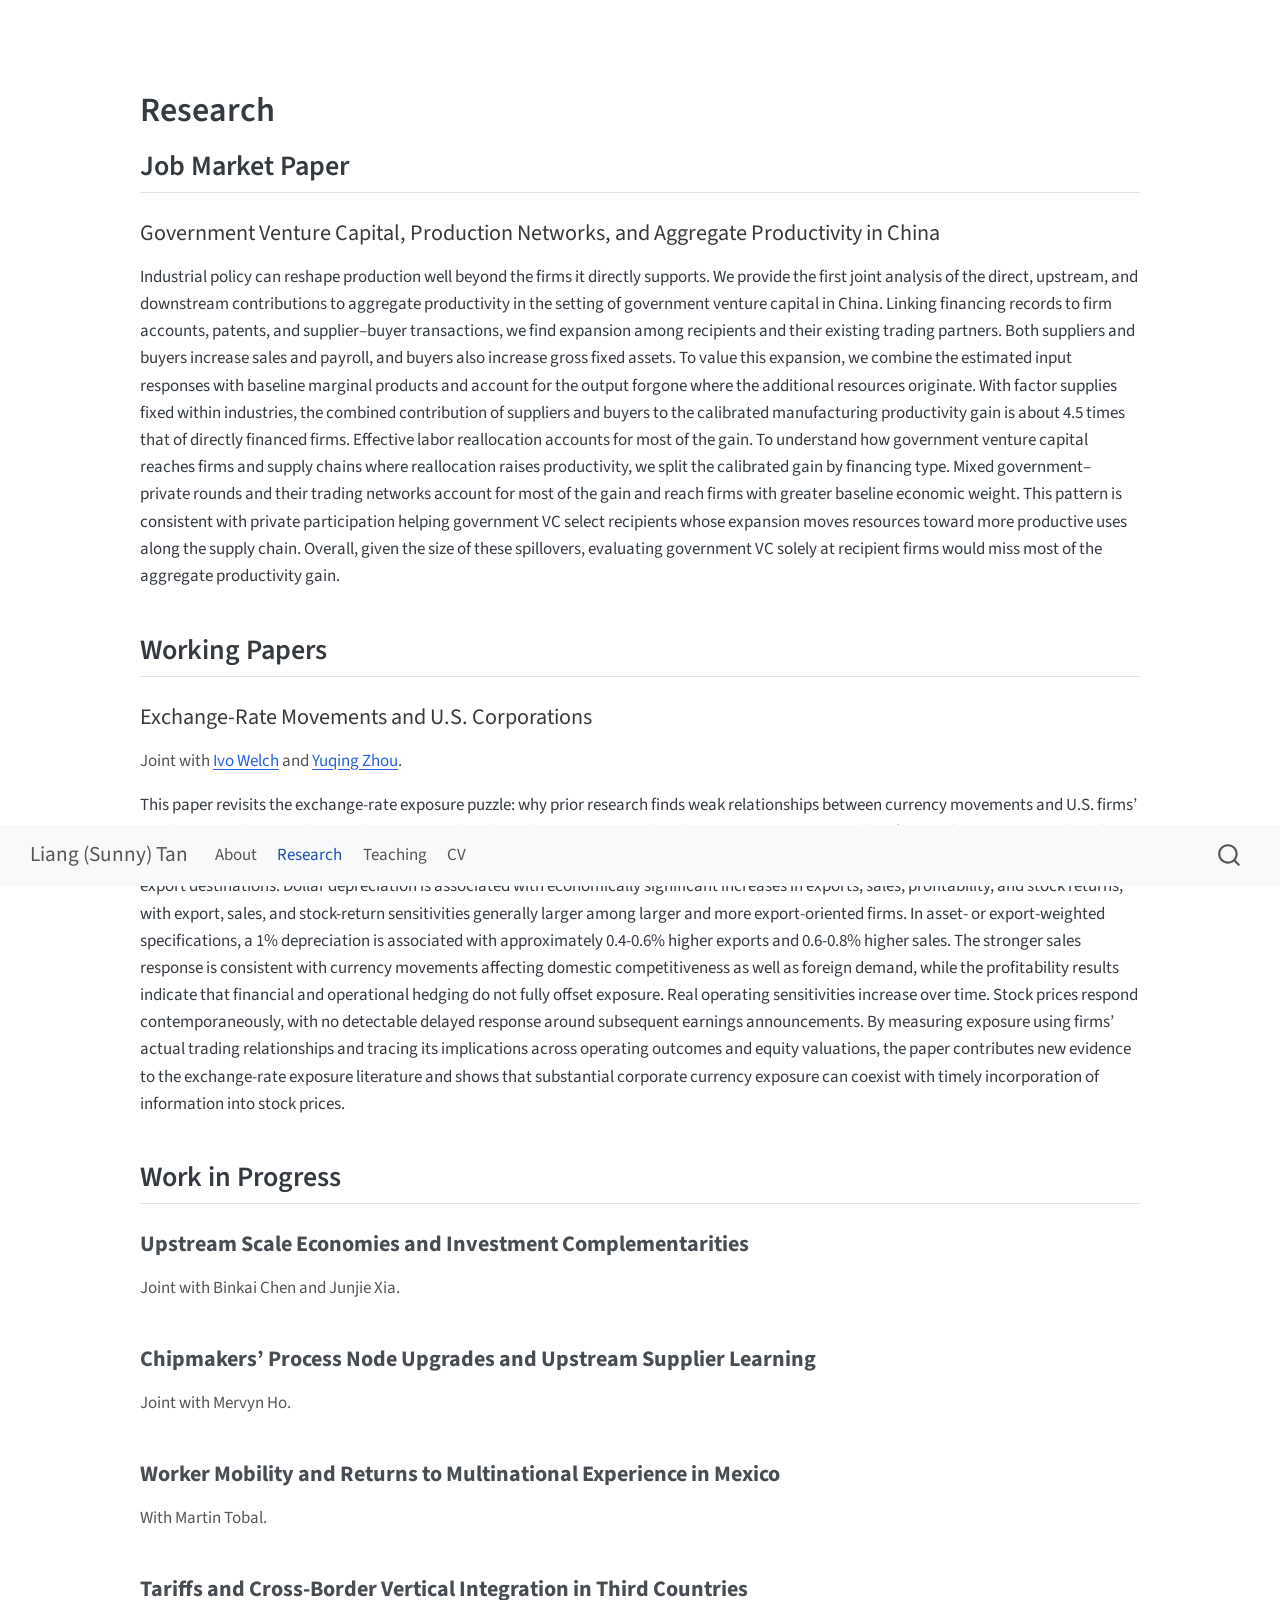
<file: docs/research/wip-ev.html>
<!DOCTYPE html>
<html xmlns="http://www.w3.org/1999/xhtml" lang="en" xml:lang="en"><head>

<meta charset="utf-8">
<meta name="generator" content="quarto-1.10.18">

<meta name="viewport" content="width=device-width, initial-scale=1.0, user-scalable=yes">


<title>Upstream Scale Economies and Investment Complementarities – Liang (Sunny) Tan</title>
<style>
/* Default styles provided by pandoc.
** See https://pandoc.org/MANUAL.html#variables-for-html for config info.
*/
span.smallcaps{font-variant: small-caps;}
div.columns{display: flex; gap: 1.5em;}
div.column{flex: auto;}
@media screen {
div.columns{gap: min(4vw, 1.5em);}
div.column{overflow-x: auto;}
}
div.hanging-indent{margin-left: 1.5em; text-indent: -1.5em;}
ul.task-list{list-style: none;}
ul.task-list li input[type="checkbox"] {
  width: 0.8em;
  margin: 0 0.8em 0.2em -1em; /* quarto-specific, see https://github.com/quarto-dev/quarto-cli/issues/4556 */ 
  vertical-align: middle;
}
</style>


<script src="../site_libs/quarto-nav/quarto-nav.js"></script>
<script src="../site_libs/quarto-nav/headroom.min.js"></script>
<script src="../site_libs/clipboard/clipboard.min.js"></script>
<script src="../site_libs/quarto-search/autocomplete.umd.js"></script>
<script src="../site_libs/quarto-search/fuse.min.js"></script>
<script src="../site_libs/quarto-search/quarto-search.js"></script>
<meta name="quarto:offset" content="../">
<link href="../logo.png" rel="icon" type="image/png">
<script src="../site_libs/quarto-html/quarto.js" type="module"></script>
<script src="../site_libs/quarto-html/tabsets/tabsets.js" type="module"></script>
<script src="../site_libs/quarto-html/popper.min.js"></script>
<script src="../site_libs/quarto-html/tippy.umd.min.js"></script>
<script src="../site_libs/quarto-html/anchor.min.js"></script>
<link href="../site_libs/quarto-html/tippy.css" rel="stylesheet">
<link href="../site_libs/quarto-html/quarto-syntax-highlighting-64a204ab8560d761af7679ceaba22944.css" rel="stylesheet" id="quarto-text-highlighting-styles">
<script src="../site_libs/bootstrap/bootstrap.min.js"></script>
<link href="../site_libs/bootstrap/bootstrap-icons.css" rel="stylesheet">
<link href="../site_libs/bootstrap/bootstrap-445b8638c3d06994fee0907d791121c4.min.css" rel="stylesheet" append-hash="true" id="quarto-bootstrap" data-mode="light">
<script id="quarto-search-options" type="application/json">{
  "location": "navbar",
  "copy-button": false,
  "collapse-after": 3,
  "panel-placement": "end",
  "type": "overlay",
  "limit": 50,
  "keyboard-shortcut": [
    "f",
    "/",
    "s"
  ],
  "show-item-context": false,
  "language": {
    "search-no-results-text": "No results",
    "search-matching-documents-text": "matching documents",
    "search-copy-link-title": "Copy link to search",
    "search-hide-matches-text": "Hide additional matches",
    "search-more-match-text": "more match in this document",
    "search-more-matches-text": "more matches in this document",
    "search-clear-button-title": "Clear",
    "search-text-placeholder": "",
    "search-detached-cancel-button-title": "Cancel",
    "search-submit-button-title": "Submit",
    "search-label": "Search"
  }
}</script>
<meta name="google-site-verification" content="dRyMp2N5NDEAw_7zG_WNqNOaaHUFy0-oAqpIgaUtp-4">
<meta http-equiv="refresh" content="0; url=index.html#ev-battery">
<link rel="canonical" href="index.html#ev-battery">


<link rel="stylesheet" href="../styles.css">
</head>

<body class="nav-fixed fullcontent quarto-light">

<div id="quarto-search-results"></div>
  <header id="quarto-header" class="headroom fixed-top">
    <nav class="navbar navbar-expand-lg " data-bs-theme="dark">
      <div class="navbar-container container-fluid">
      <div class="navbar-brand-container mx-auto">
    <a class="navbar-brand" href="../index.html">
    <span class="navbar-title">Liang (Sunny) Tan</span>
    </a>
  </div>
            <div id="quarto-search" class="" title="Search"></div>
          <button class="navbar-toggler" type="button" data-bs-toggle="collapse" data-bs-target="#navbarCollapse" aria-controls="navbarCollapse" role="menu" aria-expanded="false" aria-label="Toggle navigation" onclick="if (window.quartoToggleHeadroom) { window.quartoToggleHeadroom(); }">
  <span class="navbar-toggler-icon"></span>
</button>
          <div class="collapse navbar-collapse" id="navbarCollapse">
            <ul class="navbar-nav navbar-nav-scroll me-auto">
  <li class="nav-item">
    <a class="nav-link" href="../about.html"> 
<span class="menu-text">About</span></a>
  </li>  
  <li class="nav-item">
    <a class="nav-link" href="../research/index.html"> 
<span class="menu-text">Research</span></a>
  </li>  
  <li class="nav-item">
    <a class="nav-link" href="../teaching.html"> 
<span class="menu-text">Teaching</span></a>
  </li>  
  <li class="nav-item">
    <a class="nav-link" href="../Sunny_Liang_Tan_CV_Public.pdf?v=b7fed528319c">
<span class="menu-text">CV</span></a>
  </li>  
</ul>
          </div> <!-- /navcollapse -->
            <div class="quarto-navbar-tools">
</div>
      </div> <!-- /container-fluid -->
    </nav>
</header>
<!-- content -->
<div id="quarto-content" class="quarto-container page-columns page-rows-contents page-layout-article page-navbar">
<!-- sidebar -->
<!-- margin-sidebar -->
    
<!-- main -->
<main class="content" id="quarto-document-content">

<header id="title-block-header" class="quarto-title-block default">
<div class="quarto-title">
<h1 class="title">Upstream Scale Economies and Investment Complementarities</h1>
</div>



<div class="quarto-title-meta">

    
  
    
  </div>
  


</header>


<p><a href="index.html#ev-battery">Continue to Research</a>.</p>



</main> <!-- /main -->
<script id="quarto-html-after-body" type="application/javascript">
  window.document.addEventListener("DOMContentLoaded", function (event) {
    const icon = "";
    const anchorJS = new window.AnchorJS();
    anchorJS.options = {
      placement: 'right',
      icon: icon
    };
    anchorJS.add('.anchored');
    const isCodeAnnotation = (el) => {
      for (const clz of el.classList) {
        if (clz.startsWith('code-annotation-')) {                     
          return true;
        }
      }
      return false;
    }
    const onCopySuccess = function(e) {
      // button target
      const button = e.trigger;
      // don't keep focus
      button.blur();
      // flash "checked"
      button.classList.add('code-copy-button-checked');
      var currentTitle = button.getAttribute("title");
      button.setAttribute("title", "Copied!");
      let tooltip;
      if (window.bootstrap) {
        button.setAttribute("data-bs-toggle", "tooltip");
        button.setAttribute("data-bs-placement", "left");
        button.setAttribute("data-bs-title", "Copied!");
        tooltip = new bootstrap.Tooltip(button, 
          { trigger: "manual", 
            customClass: "code-copy-button-tooltip",
            offset: [0, -8]});
        tooltip.show();    
      }
      setTimeout(function() {
        if (tooltip) {
          tooltip.hide();
          button.removeAttribute("data-bs-title");
          button.removeAttribute("data-bs-toggle");
          button.removeAttribute("data-bs-placement");
        }
        button.setAttribute("title", currentTitle);
        button.classList.remove('code-copy-button-checked');
      }, 1000);
      // clear code selection
      e.clearSelection();
    }
    const getTextToCopy = function(trigger) {
      const outerScaffold = trigger.parentElement.cloneNode(true);
      const codeEl = outerScaffold.querySelector('code');
      for (const childEl of codeEl.children) {
        if (isCodeAnnotation(childEl)) {
          childEl.remove();
        }
      }
      return codeEl.innerText;
    }
    const clipboard = new window.ClipboardJS('.code-copy-button:not([data-in-quarto-modal])', {
      text: getTextToCopy
    });
    clipboard.on('success', onCopySuccess);
    if (window.document.getElementById('quarto-embedded-source-code-modal')) {
      const clipboardModal = new window.ClipboardJS('.code-copy-button[data-in-quarto-modal]', {
        text: getTextToCopy,
        container: window.document.getElementById('quarto-embedded-source-code-modal')
      });
      clipboardModal.on('success', onCopySuccess);
    }
      var localhostRegex = new RegExp(/^(?:http|https):\/\/localhost\:?[0-9]*\//);
      var mailtoRegex = new RegExp(/^mailto:/);
        var filterRegex = new RegExp("https:\/\/sunnyliangtan\.github\.io");
      var isInternal = (href) => {
          return filterRegex.test(href) || localhostRegex.test(href) || mailtoRegex.test(href);
      }
      // Inspect non-navigation links and adorn them if external
     var links = window.document.querySelectorAll('a[href]:not(.nav-link):not(.navbar-brand):not(.toc-action):not(.sidebar-link):not(.sidebar-item-toggle):not(.pagination-link):not(.no-external):not([aria-hidden]):not(.dropdown-item):not(.quarto-navigation-tool):not(.about-link)');
      for (var i=0; i<links.length; i++) {
        const link = links[i];
        if (!isInternal(link.href)) {
          // undo the damage that might have been done by quarto-nav.js in the case of
          // links that we want to consider external
          if (link.dataset.originalHref !== undefined) {
            link.href = link.dataset.originalHref;
          }
        }
      }
    function tippyHover(el, contentFn, onTriggerFn, onUntriggerFn) {
      const config = {
        allowHTML: true,
        maxWidth: 500,
        delay: 100,
        arrow: false,
        appendTo: function(el) {
            return el.parentElement;
        },
        interactive: true,
        interactiveBorder: 10,
        theme: 'quarto',
        placement: 'bottom-start',
      };
      if (contentFn) {
        config.content = contentFn;
      }
      if (onTriggerFn) {
        config.onTrigger = onTriggerFn;
      }
      if (onUntriggerFn) {
        config.onUntrigger = onUntriggerFn;
      }
      window.tippy(el, config); 
    }
    const noterefs = window.document.querySelectorAll('a[role="doc-noteref"]');
    for (var i=0; i<noterefs.length; i++) {
      const ref = noterefs[i];
      tippyHover(ref, function() {
        // use id or data attribute instead here
        let href = ref.getAttribute('data-footnote-href') || ref.getAttribute('href');
        try { href = new URL(href).hash; } catch {}
        const id = href.replace(/^#\/?/, "");
        const note = window.document.getElementById(id);
        if (note) {
          return note.innerHTML;
        } else {
          return "";
        }
      });
    }
    const xrefs = window.document.querySelectorAll('a.quarto-xref');
    const processXRef = (id, note) => {
      // Strip column container classes
      const stripColumnClz = (el) => {
        el.classList.remove("page-full", "page-columns");
        if (el.children) {
          for (const child of el.children) {
            stripColumnClz(child);
          }
        }
      }
      stripColumnClz(note)
      if (id === null || id.startsWith('sec-')) {
        // Special case sections, only their first couple elements
        const container = document.createElement("div");
        if (note.children && note.children.length > 2) {
          container.appendChild(note.children[0].cloneNode(true));
          for (let i = 1; i < note.children.length; i++) {
            const child = note.children[i];
            if (child.tagName === "P" && child.innerText === "") {
              continue;
            } else {
              container.appendChild(child.cloneNode(true));
              break;
            }
          }
          if (window.Quarto?.typesetMath) {
            window.Quarto.typesetMath(container);
          }
          return container.innerHTML
        } else {
          if (window.Quarto?.typesetMath) {
            window.Quarto.typesetMath(note);
          }
          return note.innerHTML;
        }
      } else {
        // Remove any anchor links if they are present
        const anchorLink = note.querySelector('a.anchorjs-link');
        if (anchorLink) {
          anchorLink.remove();
        }
        if (window.Quarto?.typesetMath) {
          window.Quarto.typesetMath(note);
        }
        if (note.classList.contains("callout")) {
          return note.outerHTML;
        } else {
          return note.innerHTML;
        }
      }
    }
    for (var i=0; i<xrefs.length; i++) {
      const xref = xrefs[i];
      tippyHover(xref, undefined, function(instance) {
        instance.disable();
        let url = xref.getAttribute('href');
        let hash = undefined; 
        if (url.startsWith('#')) {
          hash = url;
        } else {
          try { hash = new URL(url).hash; } catch {}
        }
        if (hash) {
          const id = hash.replace(/^#\/?/, "");
          const note = window.document.getElementById(id);
          if (note !== null) {
            try {
              const html = processXRef(id, note.cloneNode(true));
              instance.setContent(html);
            } finally {
              instance.enable();
              instance.show();
            }
          } else {
            // See if we can fetch this
            fetch(url.split('#')[0])
            .then(res => res.text())
            .then(html => {
              const parser = new DOMParser();
              const htmlDoc = parser.parseFromString(html, "text/html");
              const note = htmlDoc.getElementById(id);
              if (note !== null) {
                const html = processXRef(id, note);
                instance.setContent(html);
              } 
            }).finally(() => {
              instance.enable();
              instance.show();
            });
          }
        } else {
          // See if we can fetch a full url (with no hash to target)
          // This is a special case and we should probably do some content thinning / targeting
          fetch(url)
          .then(res => res.text())
          .then(html => {
            const parser = new DOMParser();
            const htmlDoc = parser.parseFromString(html, "text/html");
            const note = htmlDoc.querySelector('main.content');
            if (note !== null) {
              // This should only happen for chapter cross references
              // (since there is no id in the URL)
              // remove the first header
              if (note.children.length > 0 && note.children[0].tagName === "HEADER") {
                note.children[0].remove();
              }
              const html = processXRef(null, note);
              instance.setContent(html);
            } 
          }).finally(() => {
            instance.enable();
            instance.show();
          });
        }
      }, function(instance) {
      });
    }
        let selectedAnnoteEl;
        const selectorForAnnotation = ( cell, annotation) => {
          let cellAttr = 'data-code-cell="' + cell + '"';
          let lineAttr = 'data-code-annotation="' +  annotation + '"';
          const selector = 'span[' + cellAttr + '][' + lineAttr + ']';
          return selector;
        }
        const selectCodeLines = (annoteEl) => {
          const doc = window.document;
          const targetCell = annoteEl.getAttribute("data-target-cell");
          const targetAnnotation = annoteEl.getAttribute("data-target-annotation");
          const annoteSpan = window.document.querySelector(selectorForAnnotation(targetCell, targetAnnotation));
          const lines = annoteSpan.getAttribute("data-code-lines").split(",");
          const lineIds = lines.map((line) => {
            return targetCell + "-" + line;
          })
          let top = null;
          let height = null;
          let parent = null;
          if (lineIds.length > 0) {
              //compute the position of the single el (top and bottom and make a div)
              const el = window.document.getElementById(lineIds[0]);
              top = el.offsetTop;
              height = el.offsetHeight;
              parent = el.parentElement.parentElement;
            if (lineIds.length > 1) {
              const lastEl = window.document.getElementById(lineIds[lineIds.length - 1]);
              const bottom = lastEl.offsetTop + lastEl.offsetHeight;
              height = bottom - top;
            }
            if (top !== null && height !== null && parent !== null) {
              // cook up a div (if necessary) and position it 
              let div = window.document.getElementById("code-annotation-line-highlight");
              if (div === null) {
                div = window.document.createElement("div");
                div.setAttribute("id", "code-annotation-line-highlight");
                div.style.position = 'absolute';
                parent.appendChild(div);
              }
              div.style.top = top - 2 + "px";
              div.style.height = height + 4 + "px";
              div.style.left = 0;
              let gutterDiv = window.document.getElementById("code-annotation-line-highlight-gutter");
              if (gutterDiv === null) {
                gutterDiv = window.document.createElement("div");
                gutterDiv.setAttribute("id", "code-annotation-line-highlight-gutter");
                gutterDiv.style.position = 'absolute';
                const codeCell = window.document.getElementById(targetCell);
                const gutter = codeCell.querySelector('.code-annotation-gutter');
                gutter.appendChild(gutterDiv);
              }
              gutterDiv.style.top = top - 2 + "px";
              gutterDiv.style.height = height + 4 + "px";
            }
            selectedAnnoteEl = annoteEl;
          }
        };
        const unselectCodeLines = () => {
          const elementsIds = ["code-annotation-line-highlight", "code-annotation-line-highlight-gutter"];
          elementsIds.forEach((elId) => {
            const div = window.document.getElementById(elId);
            if (div) {
              div.remove();
            }
          });
          selectedAnnoteEl = undefined;
        };
          // Handle positioning of the toggle
      window.addEventListener(
        "resize",
        throttle(() => {
          elRect = undefined;
          if (selectedAnnoteEl) {
            selectCodeLines(selectedAnnoteEl);
          }
        }, 10)
      );
      function throttle(fn, ms) {
      let throttle = false;
      let timer;
        return (...args) => {
          if(!throttle) { // first call gets through
              fn.apply(this, args);
              throttle = true;
          } else { // all the others get throttled
              if(timer) clearTimeout(timer); // cancel #2
              timer = setTimeout(() => {
                fn.apply(this, args);
                timer = throttle = false;
              }, ms);
          }
        };
      }
        // Attach click handler to the DT
        const annoteDls = window.document.querySelectorAll('dt[data-target-cell]');
        for (const annoteDlNode of annoteDls) {
          annoteDlNode.addEventListener('click', (event) => {
            const clickedEl = event.target;
            if (clickedEl !== selectedAnnoteEl) {
              unselectCodeLines();
              const activeEl = window.document.querySelector('dt[data-target-cell].code-annotation-active');
              if (activeEl) {
                activeEl.classList.remove('code-annotation-active');
              }
              selectCodeLines(clickedEl);
              clickedEl.classList.add('code-annotation-active');
            } else {
              // Unselect the line
              unselectCodeLines();
              clickedEl.classList.remove('code-annotation-active');
            }
          });
        }
    const findCites = (el) => {
      const parentEl = el.parentElement;
      if (parentEl) {
        const cites = parentEl.dataset.cites;
        if (cites) {
          return {
            el,
            cites: cites.split(' ')
          };
        } else {
          return findCites(el.parentElement)
        }
      } else {
        return undefined;
      }
    };
    var bibliorefs = window.document.querySelectorAll('a[role="doc-biblioref"]');
    for (var i=0; i<bibliorefs.length; i++) {
      const ref = bibliorefs[i];
      const citeInfo = findCites(ref);
      if (citeInfo) {
        tippyHover(citeInfo.el, function() {
          var popup = window.document.createElement('div');
          citeInfo.cites.forEach(function(cite) {
            var citeDiv = window.document.createElement('div');
            citeDiv.classList.add('hanging-indent');
            citeDiv.classList.add('csl-entry');
            var biblioDiv = window.document.getElementById('ref-' + cite);
            if (biblioDiv) {
              citeDiv.innerHTML = biblioDiv.innerHTML;
            }
            popup.appendChild(citeDiv);
          });
          return popup.innerHTML;
        });
      }
    }
  });
  </script>
</div> <!-- /content -->




</body></html>
</file>
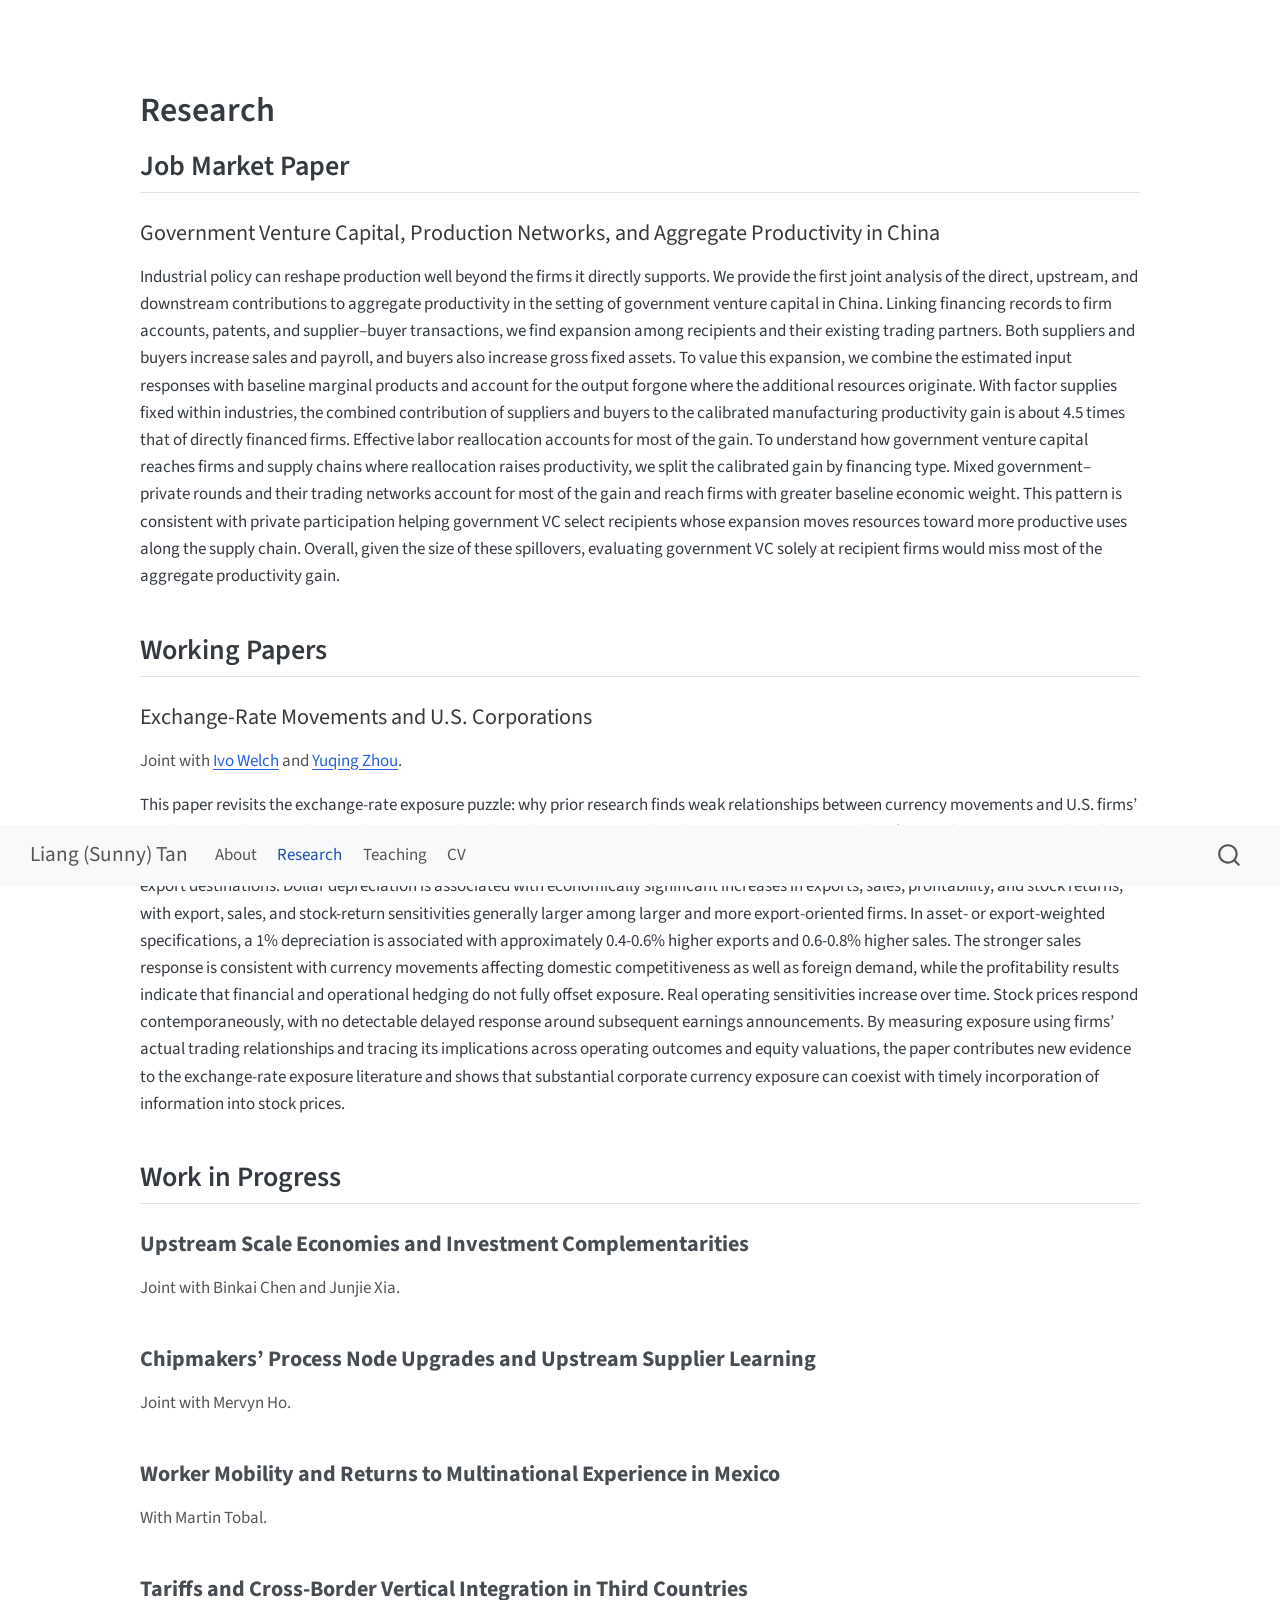
<file: docs/research/wip-semiconductor.html>
<!DOCTYPE html>
<html xmlns="http://www.w3.org/1999/xhtml" lang="en" xml:lang="en"><head>

<meta charset="utf-8">
<meta name="generator" content="quarto-1.10.18">

<meta name="viewport" content="width=device-width, initial-scale=1.0, user-scalable=yes">


<title>Chipmakers’ Process Node Upgrades and Upstream Supplier Learning – Liang (Sunny) Tan</title>
<style>
/* Default styles provided by pandoc.
** See https://pandoc.org/MANUAL.html#variables-for-html for config info.
*/
span.smallcaps{font-variant: small-caps;}
div.columns{display: flex; gap: 1.5em;}
div.column{flex: auto;}
@media screen {
div.columns{gap: min(4vw, 1.5em);}
div.column{overflow-x: auto;}
}
div.hanging-indent{margin-left: 1.5em; text-indent: -1.5em;}
ul.task-list{list-style: none;}
ul.task-list li input[type="checkbox"] {
  width: 0.8em;
  margin: 0 0.8em 0.2em -1em; /* quarto-specific, see https://github.com/quarto-dev/quarto-cli/issues/4556 */ 
  vertical-align: middle;
}
</style>


<script src="../site_libs/quarto-nav/quarto-nav.js"></script>
<script src="../site_libs/quarto-nav/headroom.min.js"></script>
<script src="../site_libs/clipboard/clipboard.min.js"></script>
<script src="../site_libs/quarto-search/autocomplete.umd.js"></script>
<script src="../site_libs/quarto-search/fuse.min.js"></script>
<script src="../site_libs/quarto-search/quarto-search.js"></script>
<meta name="quarto:offset" content="../">
<link href="../logo.png" rel="icon" type="image/png">
<script src="../site_libs/quarto-html/quarto.js" type="module"></script>
<script src="../site_libs/quarto-html/tabsets/tabsets.js" type="module"></script>
<script src="../site_libs/quarto-html/popper.min.js"></script>
<script src="../site_libs/quarto-html/tippy.umd.min.js"></script>
<script src="../site_libs/quarto-html/anchor.min.js"></script>
<link href="../site_libs/quarto-html/tippy.css" rel="stylesheet">
<link href="../site_libs/quarto-html/quarto-syntax-highlighting-64a204ab8560d761af7679ceaba22944.css" rel="stylesheet" id="quarto-text-highlighting-styles">
<script src="../site_libs/bootstrap/bootstrap.min.js"></script>
<link href="../site_libs/bootstrap/bootstrap-icons.css" rel="stylesheet">
<link href="../site_libs/bootstrap/bootstrap-445b8638c3d06994fee0907d791121c4.min.css" rel="stylesheet" append-hash="true" id="quarto-bootstrap" data-mode="light">
<script id="quarto-search-options" type="application/json">{
  "location": "navbar",
  "copy-button": false,
  "collapse-after": 3,
  "panel-placement": "end",
  "type": "overlay",
  "limit": 50,
  "keyboard-shortcut": [
    "f",
    "/",
    "s"
  ],
  "show-item-context": false,
  "language": {
    "search-no-results-text": "No results",
    "search-matching-documents-text": "matching documents",
    "search-copy-link-title": "Copy link to search",
    "search-hide-matches-text": "Hide additional matches",
    "search-more-match-text": "more match in this document",
    "search-more-matches-text": "more matches in this document",
    "search-clear-button-title": "Clear",
    "search-text-placeholder": "",
    "search-detached-cancel-button-title": "Cancel",
    "search-submit-button-title": "Submit",
    "search-label": "Search"
  }
}</script>
<meta name="google-site-verification" content="dRyMp2N5NDEAw_7zG_WNqNOaaHUFy0-oAqpIgaUtp-4">
<meta http-equiv="refresh" content="0; url=index.html#semiconductor">
<link rel="canonical" href="index.html#semiconductor">


<link rel="stylesheet" href="../styles.css">
</head>

<body class="nav-fixed fullcontent quarto-light">

<div id="quarto-search-results"></div>
  <header id="quarto-header" class="headroom fixed-top">
    <nav class="navbar navbar-expand-lg " data-bs-theme="dark">
      <div class="navbar-container container-fluid">
      <div class="navbar-brand-container mx-auto">
    <a class="navbar-brand" href="../index.html">
    <span class="navbar-title">Liang (Sunny) Tan</span>
    </a>
  </div>
            <div id="quarto-search" class="" title="Search"></div>
          <button class="navbar-toggler" type="button" data-bs-toggle="collapse" data-bs-target="#navbarCollapse" aria-controls="navbarCollapse" role="menu" aria-expanded="false" aria-label="Toggle navigation" onclick="if (window.quartoToggleHeadroom) { window.quartoToggleHeadroom(); }">
  <span class="navbar-toggler-icon"></span>
</button>
          <div class="collapse navbar-collapse" id="navbarCollapse">
            <ul class="navbar-nav navbar-nav-scroll me-auto">
  <li class="nav-item">
    <a class="nav-link" href="../about.html"> 
<span class="menu-text">About</span></a>
  </li>  
  <li class="nav-item">
    <a class="nav-link" href="../research/index.html"> 
<span class="menu-text">Research</span></a>
  </li>  
  <li class="nav-item">
    <a class="nav-link" href="../teaching.html"> 
<span class="menu-text">Teaching</span></a>
  </li>  
  <li class="nav-item">
    <a class="nav-link" href="../Sunny_Liang_Tan_CV_Public.pdf?v=b7fed528319c">
<span class="menu-text">CV</span></a>
  </li>  
</ul>
          </div> <!-- /navcollapse -->
            <div class="quarto-navbar-tools">
</div>
      </div> <!-- /container-fluid -->
    </nav>
</header>
<!-- content -->
<div id="quarto-content" class="quarto-container page-columns page-rows-contents page-layout-article page-navbar">
<!-- sidebar -->
<!-- margin-sidebar -->
    
<!-- main -->
<main class="content" id="quarto-document-content">

<header id="title-block-header" class="quarto-title-block default">
<div class="quarto-title">
<h1 class="title">Chipmakers’ Process Node Upgrades and Upstream Supplier Learning</h1>
</div>



<div class="quarto-title-meta">

    
  
    
  </div>
  


</header>


<p><a href="index.html#semiconductor">Continue to Research</a>.</p>



</main> <!-- /main -->
<script id="quarto-html-after-body" type="application/javascript">
  window.document.addEventListener("DOMContentLoaded", function (event) {
    const icon = "";
    const anchorJS = new window.AnchorJS();
    anchorJS.options = {
      placement: 'right',
      icon: icon
    };
    anchorJS.add('.anchored');
    const isCodeAnnotation = (el) => {
      for (const clz of el.classList) {
        if (clz.startsWith('code-annotation-')) {                     
          return true;
        }
      }
      return false;
    }
    const onCopySuccess = function(e) {
      // button target
      const button = e.trigger;
      // don't keep focus
      button.blur();
      // flash "checked"
      button.classList.add('code-copy-button-checked');
      var currentTitle = button.getAttribute("title");
      button.setAttribute("title", "Copied!");
      let tooltip;
      if (window.bootstrap) {
        button.setAttribute("data-bs-toggle", "tooltip");
        button.setAttribute("data-bs-placement", "left");
        button.setAttribute("data-bs-title", "Copied!");
        tooltip = new bootstrap.Tooltip(button, 
          { trigger: "manual", 
            customClass: "code-copy-button-tooltip",
            offset: [0, -8]});
        tooltip.show();    
      }
      setTimeout(function() {
        if (tooltip) {
          tooltip.hide();
          button.removeAttribute("data-bs-title");
          button.removeAttribute("data-bs-toggle");
          button.removeAttribute("data-bs-placement");
        }
        button.setAttribute("title", currentTitle);
        button.classList.remove('code-copy-button-checked');
      }, 1000);
      // clear code selection
      e.clearSelection();
    }
    const getTextToCopy = function(trigger) {
      const outerScaffold = trigger.parentElement.cloneNode(true);
      const codeEl = outerScaffold.querySelector('code');
      for (const childEl of codeEl.children) {
        if (isCodeAnnotation(childEl)) {
          childEl.remove();
        }
      }
      return codeEl.innerText;
    }
    const clipboard = new window.ClipboardJS('.code-copy-button:not([data-in-quarto-modal])', {
      text: getTextToCopy
    });
    clipboard.on('success', onCopySuccess);
    if (window.document.getElementById('quarto-embedded-source-code-modal')) {
      const clipboardModal = new window.ClipboardJS('.code-copy-button[data-in-quarto-modal]', {
        text: getTextToCopy,
        container: window.document.getElementById('quarto-embedded-source-code-modal')
      });
      clipboardModal.on('success', onCopySuccess);
    }
      var localhostRegex = new RegExp(/^(?:http|https):\/\/localhost\:?[0-9]*\//);
      var mailtoRegex = new RegExp(/^mailto:/);
        var filterRegex = new RegExp("https:\/\/sunnyliangtan\.github\.io");
      var isInternal = (href) => {
          return filterRegex.test(href) || localhostRegex.test(href) || mailtoRegex.test(href);
      }
      // Inspect non-navigation links and adorn them if external
     var links = window.document.querySelectorAll('a[href]:not(.nav-link):not(.navbar-brand):not(.toc-action):not(.sidebar-link):not(.sidebar-item-toggle):not(.pagination-link):not(.no-external):not([aria-hidden]):not(.dropdown-item):not(.quarto-navigation-tool):not(.about-link)');
      for (var i=0; i<links.length; i++) {
        const link = links[i];
        if (!isInternal(link.href)) {
          // undo the damage that might have been done by quarto-nav.js in the case of
          // links that we want to consider external
          if (link.dataset.originalHref !== undefined) {
            link.href = link.dataset.originalHref;
          }
        }
      }
    function tippyHover(el, contentFn, onTriggerFn, onUntriggerFn) {
      const config = {
        allowHTML: true,
        maxWidth: 500,
        delay: 100,
        arrow: false,
        appendTo: function(el) {
            return el.parentElement;
        },
        interactive: true,
        interactiveBorder: 10,
        theme: 'quarto',
        placement: 'bottom-start',
      };
      if (contentFn) {
        config.content = contentFn;
      }
      if (onTriggerFn) {
        config.onTrigger = onTriggerFn;
      }
      if (onUntriggerFn) {
        config.onUntrigger = onUntriggerFn;
      }
      window.tippy(el, config); 
    }
    const noterefs = window.document.querySelectorAll('a[role="doc-noteref"]');
    for (var i=0; i<noterefs.length; i++) {
      const ref = noterefs[i];
      tippyHover(ref, function() {
        // use id or data attribute instead here
        let href = ref.getAttribute('data-footnote-href') || ref.getAttribute('href');
        try { href = new URL(href).hash; } catch {}
        const id = href.replace(/^#\/?/, "");
        const note = window.document.getElementById(id);
        if (note) {
          return note.innerHTML;
        } else {
          return "";
        }
      });
    }
    const xrefs = window.document.querySelectorAll('a.quarto-xref');
    const processXRef = (id, note) => {
      // Strip column container classes
      const stripColumnClz = (el) => {
        el.classList.remove("page-full", "page-columns");
        if (el.children) {
          for (const child of el.children) {
            stripColumnClz(child);
          }
        }
      }
      stripColumnClz(note)
      if (id === null || id.startsWith('sec-')) {
        // Special case sections, only their first couple elements
        const container = document.createElement("div");
        if (note.children && note.children.length > 2) {
          container.appendChild(note.children[0].cloneNode(true));
          for (let i = 1; i < note.children.length; i++) {
            const child = note.children[i];
            if (child.tagName === "P" && child.innerText === "") {
              continue;
            } else {
              container.appendChild(child.cloneNode(true));
              break;
            }
          }
          if (window.Quarto?.typesetMath) {
            window.Quarto.typesetMath(container);
          }
          return container.innerHTML
        } else {
          if (window.Quarto?.typesetMath) {
            window.Quarto.typesetMath(note);
          }
          return note.innerHTML;
        }
      } else {
        // Remove any anchor links if they are present
        const anchorLink = note.querySelector('a.anchorjs-link');
        if (anchorLink) {
          anchorLink.remove();
        }
        if (window.Quarto?.typesetMath) {
          window.Quarto.typesetMath(note);
        }
        if (note.classList.contains("callout")) {
          return note.outerHTML;
        } else {
          return note.innerHTML;
        }
      }
    }
    for (var i=0; i<xrefs.length; i++) {
      const xref = xrefs[i];
      tippyHover(xref, undefined, function(instance) {
        instance.disable();
        let url = xref.getAttribute('href');
        let hash = undefined; 
        if (url.startsWith('#')) {
          hash = url;
        } else {
          try { hash = new URL(url).hash; } catch {}
        }
        if (hash) {
          const id = hash.replace(/^#\/?/, "");
          const note = window.document.getElementById(id);
          if (note !== null) {
            try {
              const html = processXRef(id, note.cloneNode(true));
              instance.setContent(html);
            } finally {
              instance.enable();
              instance.show();
            }
          } else {
            // See if we can fetch this
            fetch(url.split('#')[0])
            .then(res => res.text())
            .then(html => {
              const parser = new DOMParser();
              const htmlDoc = parser.parseFromString(html, "text/html");
              const note = htmlDoc.getElementById(id);
              if (note !== null) {
                const html = processXRef(id, note);
                instance.setContent(html);
              } 
            }).finally(() => {
              instance.enable();
              instance.show();
            });
          }
        } else {
          // See if we can fetch a full url (with no hash to target)
          // This is a special case and we should probably do some content thinning / targeting
          fetch(url)
          .then(res => res.text())
          .then(html => {
            const parser = new DOMParser();
            const htmlDoc = parser.parseFromString(html, "text/html");
            const note = htmlDoc.querySelector('main.content');
            if (note !== null) {
              // This should only happen for chapter cross references
              // (since there is no id in the URL)
              // remove the first header
              if (note.children.length > 0 && note.children[0].tagName === "HEADER") {
                note.children[0].remove();
              }
              const html = processXRef(null, note);
              instance.setContent(html);
            } 
          }).finally(() => {
            instance.enable();
            instance.show();
          });
        }
      }, function(instance) {
      });
    }
        let selectedAnnoteEl;
        const selectorForAnnotation = ( cell, annotation) => {
          let cellAttr = 'data-code-cell="' + cell + '"';
          let lineAttr = 'data-code-annotation="' +  annotation + '"';
          const selector = 'span[' + cellAttr + '][' + lineAttr + ']';
          return selector;
        }
        const selectCodeLines = (annoteEl) => {
          const doc = window.document;
          const targetCell = annoteEl.getAttribute("data-target-cell");
          const targetAnnotation = annoteEl.getAttribute("data-target-annotation");
          const annoteSpan = window.document.querySelector(selectorForAnnotation(targetCell, targetAnnotation));
          const lines = annoteSpan.getAttribute("data-code-lines").split(",");
          const lineIds = lines.map((line) => {
            return targetCell + "-" + line;
          })
          let top = null;
          let height = null;
          let parent = null;
          if (lineIds.length > 0) {
              //compute the position of the single el (top and bottom and make a div)
              const el = window.document.getElementById(lineIds[0]);
              top = el.offsetTop;
              height = el.offsetHeight;
              parent = el.parentElement.parentElement;
            if (lineIds.length > 1) {
              const lastEl = window.document.getElementById(lineIds[lineIds.length - 1]);
              const bottom = lastEl.offsetTop + lastEl.offsetHeight;
              height = bottom - top;
            }
            if (top !== null && height !== null && parent !== null) {
              // cook up a div (if necessary) and position it 
              let div = window.document.getElementById("code-annotation-line-highlight");
              if (div === null) {
                div = window.document.createElement("div");
                div.setAttribute("id", "code-annotation-line-highlight");
                div.style.position = 'absolute';
                parent.appendChild(div);
              }
              div.style.top = top - 2 + "px";
              div.style.height = height + 4 + "px";
              div.style.left = 0;
              let gutterDiv = window.document.getElementById("code-annotation-line-highlight-gutter");
              if (gutterDiv === null) {
                gutterDiv = window.document.createElement("div");
                gutterDiv.setAttribute("id", "code-annotation-line-highlight-gutter");
                gutterDiv.style.position = 'absolute';
                const codeCell = window.document.getElementById(targetCell);
                const gutter = codeCell.querySelector('.code-annotation-gutter');
                gutter.appendChild(gutterDiv);
              }
              gutterDiv.style.top = top - 2 + "px";
              gutterDiv.style.height = height + 4 + "px";
            }
            selectedAnnoteEl = annoteEl;
          }
        };
        const unselectCodeLines = () => {
          const elementsIds = ["code-annotation-line-highlight", "code-annotation-line-highlight-gutter"];
          elementsIds.forEach((elId) => {
            const div = window.document.getElementById(elId);
            if (div) {
              div.remove();
            }
          });
          selectedAnnoteEl = undefined;
        };
          // Handle positioning of the toggle
      window.addEventListener(
        "resize",
        throttle(() => {
          elRect = undefined;
          if (selectedAnnoteEl) {
            selectCodeLines(selectedAnnoteEl);
          }
        }, 10)
      );
      function throttle(fn, ms) {
      let throttle = false;
      let timer;
        return (...args) => {
          if(!throttle) { // first call gets through
              fn.apply(this, args);
              throttle = true;
          } else { // all the others get throttled
              if(timer) clearTimeout(timer); // cancel #2
              timer = setTimeout(() => {
                fn.apply(this, args);
                timer = throttle = false;
              }, ms);
          }
        };
      }
        // Attach click handler to the DT
        const annoteDls = window.document.querySelectorAll('dt[data-target-cell]');
        for (const annoteDlNode of annoteDls) {
          annoteDlNode.addEventListener('click', (event) => {
            const clickedEl = event.target;
            if (clickedEl !== selectedAnnoteEl) {
              unselectCodeLines();
              const activeEl = window.document.querySelector('dt[data-target-cell].code-annotation-active');
              if (activeEl) {
                activeEl.classList.remove('code-annotation-active');
              }
              selectCodeLines(clickedEl);
              clickedEl.classList.add('code-annotation-active');
            } else {
              // Unselect the line
              unselectCodeLines();
              clickedEl.classList.remove('code-annotation-active');
            }
          });
        }
    const findCites = (el) => {
      const parentEl = el.parentElement;
      if (parentEl) {
        const cites = parentEl.dataset.cites;
        if (cites) {
          return {
            el,
            cites: cites.split(' ')
          };
        } else {
          return findCites(el.parentElement)
        }
      } else {
        return undefined;
      }
    };
    var bibliorefs = window.document.querySelectorAll('a[role="doc-biblioref"]');
    for (var i=0; i<bibliorefs.length; i++) {
      const ref = bibliorefs[i];
      const citeInfo = findCites(ref);
      if (citeInfo) {
        tippyHover(citeInfo.el, function() {
          var popup = window.document.createElement('div');
          citeInfo.cites.forEach(function(cite) {
            var citeDiv = window.document.createElement('div');
            citeDiv.classList.add('hanging-indent');
            citeDiv.classList.add('csl-entry');
            var biblioDiv = window.document.getElementById('ref-' + cite);
            if (biblioDiv) {
              citeDiv.innerHTML = biblioDiv.innerHTML;
            }
            popup.appendChild(citeDiv);
          });
          return popup.innerHTML;
        });
      }
    }
  });
  </script>
</div> <!-- /content -->




</body></html>
</file>
<file: docs/site_libs/quarto-html/tippy.css>
.tippy-box[data-animation=fade][data-state=hidden]{opacity:0}[data-tippy-root]{max-width:calc(100vw - 10px)}.tippy-box{position:relative;background-color:#333;color:#fff;border-radius:4px;font-size:14px;line-height:1.4;white-space:normal;outline:0;transition-property:transform,visibility,opacity}.tippy-box[data-placement^=top]>.tippy-arrow{bottom:0}.tippy-box[data-placement^=top]>.tippy-arrow:before{bottom:-7px;left:0;border-width:8px 8px 0;border-top-color:initial;transform-origin:center top}.tippy-box[data-placement^=bottom]>.tippy-arrow{top:0}.tippy-box[data-placement^=bottom]>.tippy-arrow:before{top:-7px;left:0;border-width:0 8px 8px;border-bottom-color:initial;transform-origin:center bottom}.tippy-box[data-placement^=left]>.tippy-arrow{right:0}.tippy-box[data-placement^=left]>.tippy-arrow:before{border-width:8px 0 8px 8px;border-left-color:initial;right:-7px;transform-origin:center left}.tippy-box[data-placement^=right]>.tippy-arrow{left:0}.tippy-box[data-placement^=right]>.tippy-arrow:before{left:-7px;border-width:8px 8px 8px 0;border-right-color:initial;transform-origin:center right}.tippy-box[data-inertia][data-state=visible]{transition-timing-function:cubic-bezier(.54,1.5,.38,1.11)}.tippy-arrow{width:16px;height:16px;color:#333}.tippy-arrow:before{content:"";position:absolute;border-color:transparent;border-style:solid}.tippy-content{position:relative;padding:5px 9px;z-index:1}
</file>
<file: docs/site_libs/quarto-html/quarto-syntax-highlighting-64a204ab8560d761af7679ceaba22944.css>
/* quarto syntax highlight colors */
:root {
  --quarto-hl-ot-color: #003B4F;
  --quarto-hl-at-color: #657422;
  --quarto-hl-ss-color: #20794D;
  --quarto-hl-an-color: #5E5E5E;
  --quarto-hl-fu-color: #4758AB;
  --quarto-hl-st-color: #20794D;
  --quarto-hl-cf-color: #003B4F;
  --quarto-hl-op-color: #5E5E5E;
  --quarto-hl-er-color: #AD0000;
  --quarto-hl-bn-color: #AD0000;
  --quarto-hl-al-color: #AD0000;
  --quarto-hl-va-color: #111111;
  --quarto-hl-bu-color: inherit;
  --quarto-hl-ex-color: inherit;
  --quarto-hl-pp-color: #AD0000;
  --quarto-hl-in-color: #5E5E5E;
  --quarto-hl-vs-color: #20794D;
  --quarto-hl-wa-color: #5E5E5E;
  --quarto-hl-do-color: #5E5E5E;
  --quarto-hl-im-color: #00769E;
  --quarto-hl-ch-color: #20794D;
  --quarto-hl-dt-color: #AD0000;
  --quarto-hl-fl-color: #AD0000;
  --quarto-hl-co-color: #5E5E5E;
  --quarto-hl-cv-color: #5E5E5E;
  --quarto-hl-cn-color: #8f5902;
  --quarto-hl-sc-color: #5E5E5E;
  --quarto-hl-dv-color: #AD0000;
  --quarto-hl-kw-color: #003B4F;
}

/* other quarto variables */
:root {
  --quarto-font-monospace: SFMono-Regular, Menlo, Monaco, Consolas, "Liberation Mono", "Courier New", monospace;
}

/* syntax highlight based on Pandoc's rules */
pre > code.sourceCode > span {
  color: #003B4F;
}

code.sourceCode > span {
  color: #003B4F;
}

div.sourceCode,
div.sourceCode pre.sourceCode {
  color: #003B4F;
}

/* Normal */
code span {
  color: #003B4F;
}

/* Alert */
code span.al {
  color: #AD0000;
  font-style: inherit;
}

/* Annotation */
code span.an {
  color: #5E5E5E;
  font-style: inherit;
}

/* Attribute */
code span.at {
  color: #657422;
  font-style: inherit;
}

/* BaseN */
code span.bn {
  color: #AD0000;
  font-style: inherit;
}

/* BuiltIn */
code span.bu {
  font-style: inherit;
}

/* ControlFlow */
code span.cf {
  color: #003B4F;
  font-weight: bold;
  font-style: inherit;
}

/* Char */
code span.ch {
  color: #20794D;
  font-style: inherit;
}

/* Constant */
code span.cn {
  color: #8f5902;
  font-style: inherit;
}

/* Comment */
code span.co {
  color: #5E5E5E;
  font-style: inherit;
}

/* CommentVar */
code span.cv {
  color: #5E5E5E;
  font-style: italic;
}

/* Documentation */
code span.do {
  color: #5E5E5E;
  font-style: italic;
}

/* DataType */
code span.dt {
  color: #AD0000;
  font-style: inherit;
}

/* DecVal */
code span.dv {
  color: #AD0000;
  font-style: inherit;
}

/* Error */
code span.er {
  color: #AD0000;
  font-style: inherit;
}

/* Extension */
code span.ex {
  font-style: inherit;
}

/* Float */
code span.fl {
  color: #AD0000;
  font-style: inherit;
}

/* Function */
code span.fu {
  color: #4758AB;
  font-style: inherit;
}

/* Import */
code span.im {
  color: #00769E;
  font-style: inherit;
}

/* Information */
code span.in {
  color: #5E5E5E;
  font-style: inherit;
}

/* Keyword */
code span.kw {
  color: #003B4F;
  font-weight: bold;
  font-style: inherit;
}

/* Operator */
code span.op {
  color: #5E5E5E;
  font-style: inherit;
}

/* Other */
code span.ot {
  color: #003B4F;
  font-style: inherit;
}

/* Preprocessor */
code span.pp {
  color: #AD0000;
  font-style: inherit;
}

/* SpecialChar */
code span.sc {
  color: #5E5E5E;
  font-style: inherit;
}

/* SpecialString */
code span.ss {
  color: #20794D;
  font-style: inherit;
}

/* String */
code span.st {
  color: #20794D;
  font-style: inherit;
}

/* Variable */
code span.va {
  color: #111111;
  font-style: inherit;
}

/* VerbatimString */
code span.vs {
  color: #20794D;
  font-style: inherit;
}

/* Warning */
code span.wa {
  color: #5E5E5E;
  font-style: italic;
}

.prevent-inlining {
  content: "</";
}

/*# sourceMappingURL=9d8d5bb603a83b8298b89080a598c93b.css.map */
</file>
<file: docs/styles.css>
/* Research: every full abstract appears on one page. */
body.research-page #quarto-document-content {
  width: 100%;
  max-width: 1000px;
  margin-left: auto;
  margin-right: auto;
}

.research-paper {
  margin: 1.5rem 0 2.5rem;
  font-size: 1rem;
  line-height: 1.6;
  overflow-wrap: anywhere;
}

.research-paper h3.paper-title {
  margin: 0 0 0.85rem;
  font-size: 1.3rem;
  line-height: 1.4;
  font-weight: 700;
}

.research-paper h3.paper-title a {
  color: #212529;
  text-decoration: none;
}

.research-paper h3.paper-title a:hover,
.research-paper h3.paper-title a:focus-visible {
  color: #2780e3;
  text-decoration: underline;
}

.paper-authors {
  margin-bottom: 1rem;
  color: #555;
}

/* Teaching: simple course blocks also fit narrow screens. */
.teaching-course {
  margin: 1.25rem 0 1.75rem;
}

.teaching-course h3 {
  margin-bottom: 0.4rem;
  font-size: 1.15rem;
  line-height: 1.4;
}
</file>
